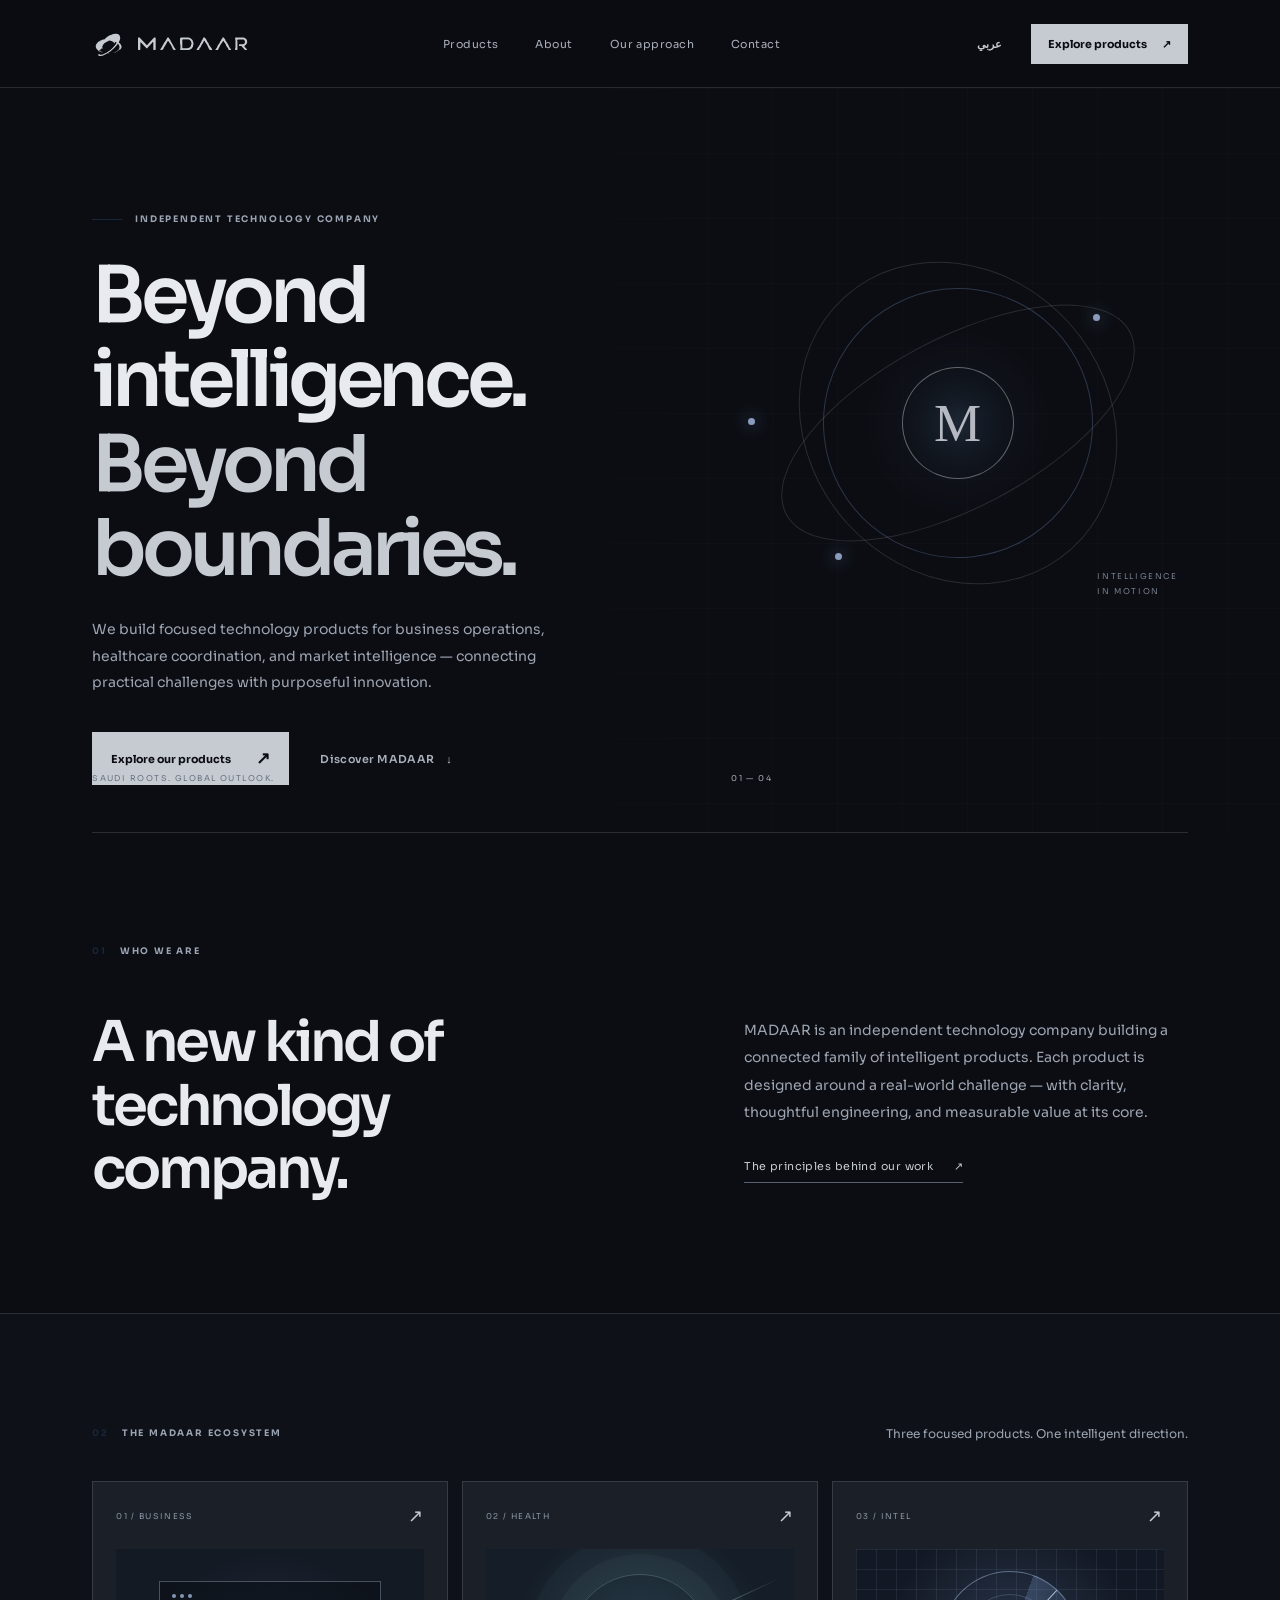
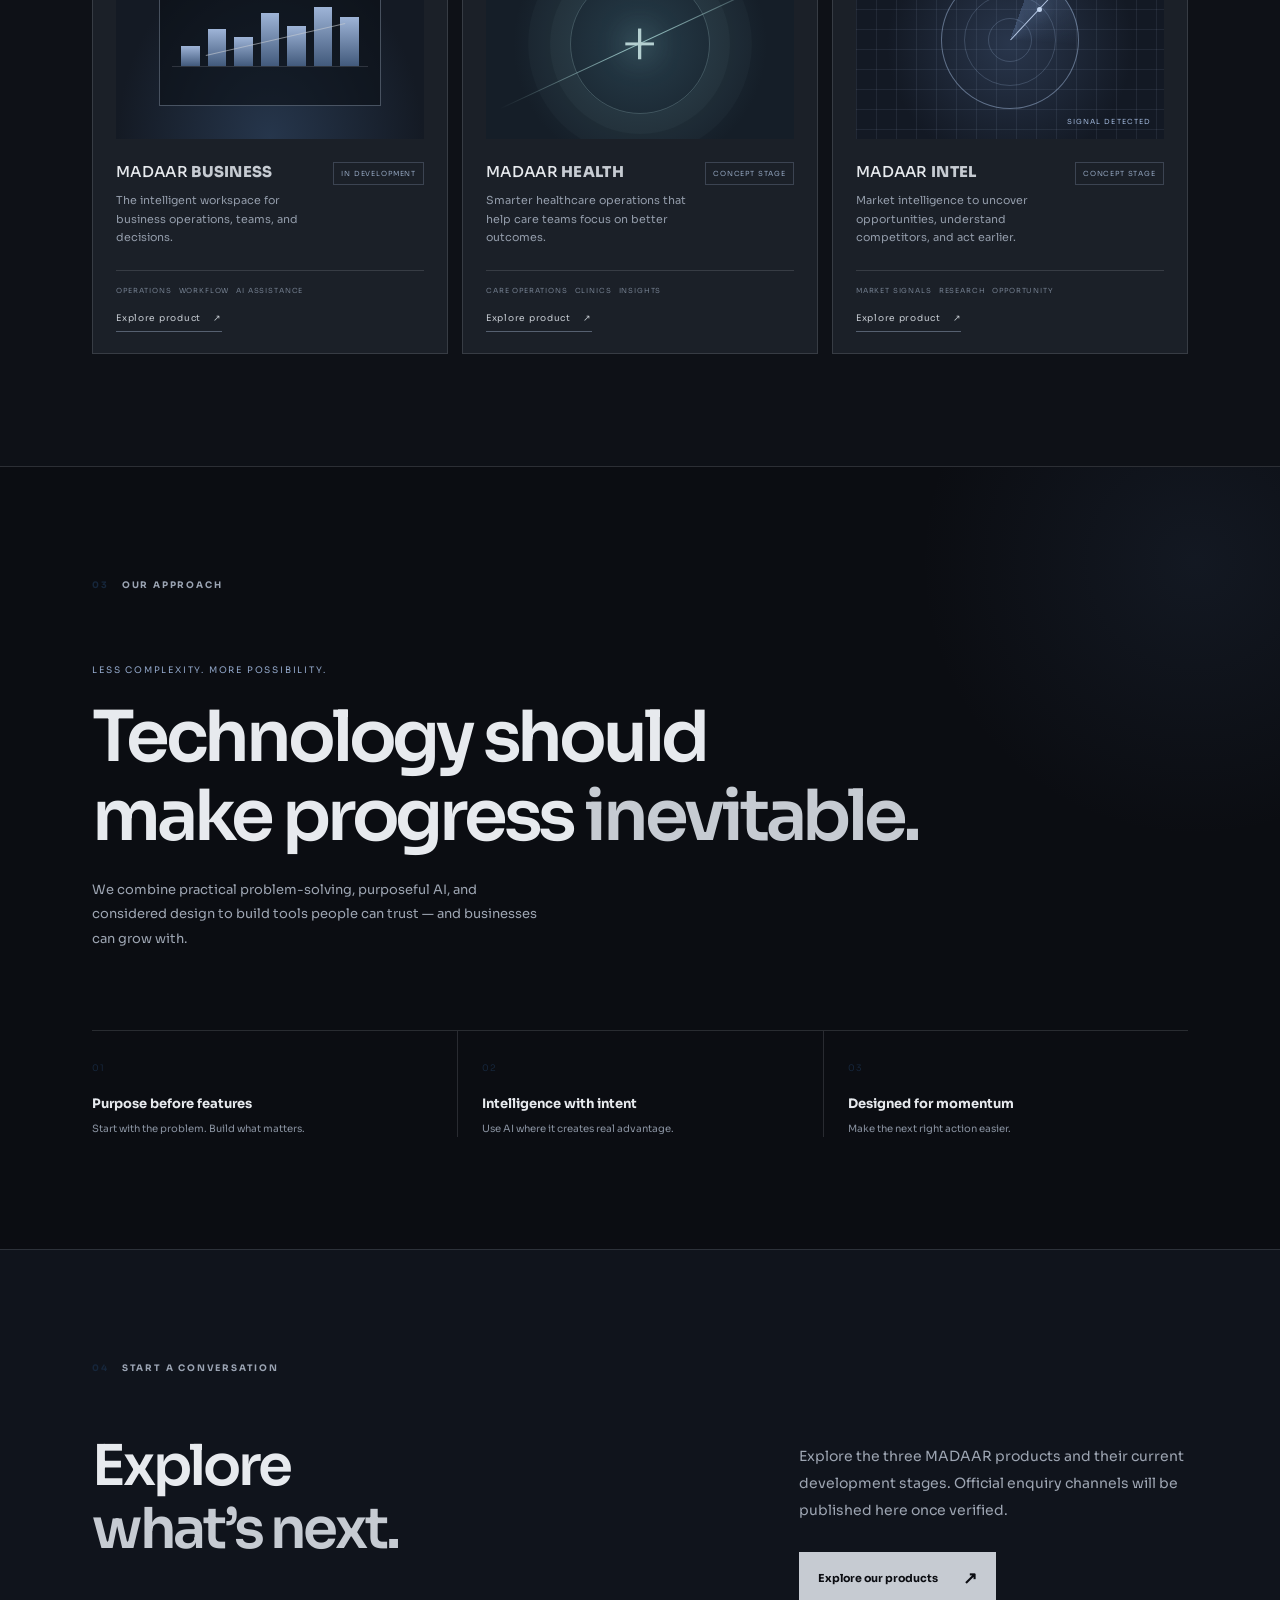
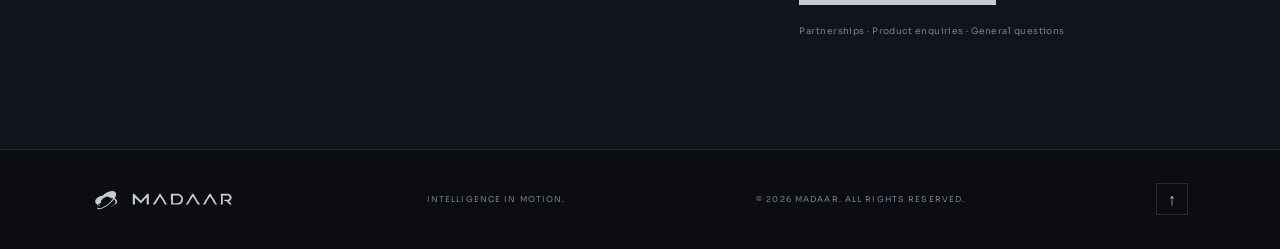
<file: index.html>
<!doctype html>
<html lang="en" dir="ltr">
<head>
  <meta charset="utf-8">
  <meta name="viewport" content="width=device-width, initial-scale=1">
  <meta name="theme-color" content="#0b0d12">
  <meta name="color-scheme" content="dark">
  <link rel="icon" type="image/svg+xml" href="favicon.svg">
  <meta name="description" content="MADAAR is an independent technology company developing focused products for business operations, healthcare coordination, and market intelligence.">
  <link rel="canonical" href="https://sultanalialdosari-sys.github.io/MADAAR-WEBSITE/">
  <meta property="og:type" content="website">
  <meta property="og:site_name" content="MADAAR">
  <meta property="og:title" content="MADAAR — Beyond Intelligence. Beyond Boundaries.">
  <meta property="og:description" content="An independent technology company developing focused products for business, healthcare, and market intelligence.">
  <meta property="og:url" content="https://sultanalialdosari-sys.github.io/MADAAR-WEBSITE/">
  <meta property="og:image" content="https://sultanalialdosari-sys.github.io/MADAAR-WEBSITE/social-preview.svg">
  <meta property="og:image:type" content="image/svg+xml">
  <meta property="og:image:alt" content="MADAAR — Beyond Intelligence. Beyond Boundaries.">
  <meta property="og:image:width" content="1200">
  <meta property="og:image:height" content="630">
  <meta name="twitter:card" content="summary_large_image">
  <meta name="twitter:title" content="MADAAR — Beyond Intelligence. Beyond Boundaries.">
  <meta name="twitter:description" content="An independent technology company developing focused products for business, healthcare, and market intelligence.">
  <meta name="twitter:image" content="https://sultanalialdosari-sys.github.io/MADAAR-WEBSITE/social-preview.svg">
  <meta name="twitter:image:alt" content="MADAAR — Beyond Intelligence. Beyond Boundaries.">
  <title>MADAAR — Beyond Intelligence. Beyond Boundaries.</title>
  <meta name="author" content="MADAAR">
  <link rel="preconnect" href="https://fonts.googleapis.com">
  <link rel="preconnect" href="https://fonts.gstatic.com" crossorigin>
  <link href="https://fonts.googleapis.com/css2?family=IBM+Plex+Sans+Arabic:wght@400;500;600;700&family=Sora:wght@400;500;600;700;800&display=swap" rel="stylesheet">
  <link rel="stylesheet" href="styles.css">
</head>
<body>
  <script type="application/ld+json">{"@context":"https://schema.org","@type":"Organization","name":"MADAAR","url":"https://sultanalialdosari-sys.github.io/MADAAR-WEBSITE/","description":"An independent technology company developing focused products for business operations, healthcare coordination, and market intelligence.","slogan":"Beyond Intelligence. Beyond Boundaries."}</script>
  <div class="site-shell">
    <header class="nav-wrap">
      <a class="brand" href="#home" aria-label="MADAAR home"><span class="brand-lockup"><img class="brand-symbol" src="assets/madaar-symbol.svg" alt="" aria-hidden="true"><img class="brand-wordmark" src="assets/madaar-wordmark.svg" alt="MADAAR"></span></a>
      <nav class="main-nav" aria-label="Main navigation" data-i18n-aria="mainNavLabel">
        <a href="#products" data-i18n="navProducts">Products</a>
        <a href="#about" data-i18n="navAbout">About</a>
        <a href="#approach" data-i18n="navApproach">Our approach</a>
        <a href="#contact" data-i18n="navContact">Contact</a>
      </nav>
      <div class="nav-actions">
        <button class="lang-toggle" id="languageToggle" type="button" aria-label="Switch language">عربي</button>
        <a class="nav-cta" href="#contact" data-i18n="navCta">Explore products <span>↗</span></a>
        <button class="menu-toggle" id="menuToggle" aria-label="Open menu" data-i18n-aria="openMenu" aria-expanded="false">☰</button>
      </div>
    </header>

    <main>
      <section class="hero" id="home">
        <div class="hero-grid"></div>
        <div class="hero-content">
          <div class="eyebrow"><span class="eyebrow-line"></span><span data-i18n="eyebrow">INDEPENDENT TECHNOLOGY COMPANY</span></div>
          <h1 data-i18n="heroTitle">Beyond intelligence.<br><em>Beyond boundaries.</em></h1>
          <p class="hero-copy" data-i18n="heroCopy">We build focused technology products for business operations, healthcare coordination, and market intelligence — connecting practical challenges with purposeful innovation.</p>
          <div class="hero-actions">
            <a class="button button-primary" href="#products" data-i18n="exploreProducts">Explore our products <span>↗</span></a>
            <a class="text-link" href="#about" data-i18n="discoverMadaar">Discover MADAAR <span>↓</span></a>
          </div>
          <div class="hero-foot"><span data-i18n="heroFoot">SAUDI ROOTS. GLOBAL OUTLOOK.</span><span class="hero-index">01 — 04</span></div>
        </div>
        <div class="orbital-art" aria-hidden="true">
          <div class="orbit orbit-one"></div><div class="orbit orbit-two"></div><div class="orbit orbit-three"></div>
          <div class="orbit-core"><span>M</span></div><i class="orbit-dot dot-one"></i><i class="orbit-dot dot-two"></i><i class="orbit-dot dot-three"></i>
          <div class="orbit-caption" data-i18n="orbitCaption">INTELLIGENCE<br>IN MOTION</div>
        </div>
        <div class="hero-bottom-rule"></div>
      </section>

      <section class="intro section-pad" id="about">
        <div class="section-kicker"><span>01</span><span data-i18n="whoWeAre">WHO WE ARE</span></div>
        <div class="intro-layout">
          <h2 data-i18n="introTitle">A new kind of<br>technology company.</h2>
          <div class="intro-text"><p data-i18n="introCopy">MADAAR is an independent technology company building a connected family of intelligent products. Each product is designed around a real-world challenge — with clarity, thoughtful engineering, and measurable value at its core.</p><a href="#approach" class="under-link" data-i18n="ourPrinciples">The principles behind our work <span>↗</span></a></div>
        </div>
      </section>

      <section class="products section-pad" id="products">
        <div class="section-heading">
          <div class="section-kicker"><span>02</span><span data-i18n="ecosystem">THE MADAAR ECOSYSTEM</span></div>
          <p data-i18n="productsIntro">Three focused products. One intelligent direction.</p>
        </div>
        <div class="product-list">
          <article class="product-card business-card">
            <div class="product-top"><span class="product-number">01 / BUSINESS</span><span class="product-symbol">↗</span></div>
            <div class="product-visual visual-business"><div class="visual-window"><div class="visual-window-top"><i></i><i></i><i></i></div><div class="visual-bars"><b></b><b></b><b></b><b></b><b></b><b></b><b></b></div><div class="visual-line"></div></div></div>
            <div class="product-info"><div><h3>MADAAR <strong>BUSINESS</strong></h3><p data-i18n="businessDesc">The intelligent workspace for business operations, teams, and decisions.</p></div><span class="product-status" data-i18n="inDevelopment">IN DEVELOPMENT</span></div>
            <div class="product-tags"><span data-i18n="tagOperations">OPERATIONS</span><span data-i18n="tagWorkflow">WORKFLOW</span><span data-i18n="tagAI">AI ASSISTANCE</span></div>
            <a class="product-link" href="business/" data-i18n="productExplore">Explore product <span>↗</span></a>
          </article>
          <article class="product-card health-card">
            <div class="product-top"><span class="product-number">02 / HEALTH</span><span class="product-symbol">↗</span></div>
            <div class="product-visual visual-health"><div class="health-cross">+</div><div class="health-rings"></div><div class="health-pulse"></div></div>
            <div class="product-info"><div><h3>MADAAR <strong>HEALTH</strong></h3><p data-i18n="healthDesc">Smarter healthcare operations that help care teams focus on better outcomes.</p></div><span class="product-status" data-i18n="conceptStage">CONCEPT STAGE</span></div>
            <div class="product-tags"><span data-i18n="tagCare">CARE OPERATIONS</span><span data-i18n="tagClinics">CLINICS</span><span data-i18n="tagInsights">INSIGHTS</span></div>
            <a class="product-link" href="health/" data-i18n="productExplore">Explore product <span>↗</span></a>
          </article>
          <article class="product-card intel-card">
            <div class="product-top"><span class="product-number">03 / INTEL</span><span class="product-symbol">↗</span></div>
            <div class="product-visual visual-intel"><div class="intel-grid"></div><div class="intel-radar"><i></i><b></b></div><span class="radar-label" data-i18n="signalDetected">SIGNAL DETECTED</span></div>
            <div class="product-info"><div><h3>MADAAR <strong>INTEL</strong></h3><p data-i18n="intelDesc">Market intelligence to uncover opportunities, understand competitors, and act earlier.</p></div><span class="product-status" data-i18n="conceptStage">CONCEPT STAGE</span></div>
            <div class="product-tags"><span data-i18n="tagSignals">MARKET SIGNALS</span><span data-i18n="tagResearch">RESEARCH</span><span data-i18n="tagOpportunity">OPPORTUNITY</span></div>
            <a class="product-link" href="intel/" data-i18n="productExplore">Explore product <span>↗</span></a>
          </article>
        </div>
      </section>

      <section class="manifesto section-pad" id="approach">
        <div class="manifesto-glow"></div>
        <div class="section-kicker"><span>03</span><span data-i18n="ourApproach">OUR APPROACH</span></div>
        <div class="manifesto-content"><p class="manifesto-label" data-i18n="manifestoLabel">LESS COMPLEXITY. MORE POSSIBILITY.</p><h2 data-i18n="manifestoTitle">Technology should<br>make progress <em>inevitable.</em></h2><p class="manifesto-copy" data-i18n="manifestoCopy">We combine practical problem-solving, purposeful AI, and considered design to build tools people can trust — and businesses can grow with.</p></div>
        <div class="principles"><div><span>01</span><h4 data-i18n="principleOne">Purpose before features</h4><p data-i18n="principleOneCopy">Start with the problem. Build what matters.</p></div><div><span>02</span><h4 data-i18n="principleTwo">Intelligence with intent</h4><p data-i18n="principleTwoCopy">Use AI where it creates real advantage.</p></div><div><span>03</span><h4 data-i18n="principleThree">Designed for momentum</h4><p data-i18n="principleThreeCopy">Make the next right action easier.</p></div></div>
      </section>

      <section class="contact section-pad" id="contact">
        <div class="section-kicker"><span>04</span><span data-i18n="startConversation">START A CONVERSATION</span></div>
        <div class="contact-layout"><h2 data-i18n="contactTitle">Explore<br><em>what’s next.</em></h2><div class="contact-side"><p data-i18n="contactCopy">Explore the three MADAAR products and their current development stages. Official enquiry channels will be published here once verified.</p><a class="button button-primary" href="#products" data-i18n="contactButton">Explore our products <span>↗</span></a><span class="contact-note" data-i18n="contactNote">Partnerships · Product enquiries · General questions</span></div></div>
      </section>
    </main>

    <footer class="footer"><a class="brand footer-brand" href="#home"><span class="brand-lockup"><img class="brand-symbol" src="assets/madaar-symbol.svg" alt="" aria-hidden="true"><img class="brand-wordmark" src="assets/madaar-wordmark.svg" alt="MADAAR"></span></a><span class="footer-line" data-i18n="footerLine">INTELLIGENCE IN MOTION.</span><span class="copyright">© <span id="year"></span> MADAAR. <span data-i18n="rights">ALL RIGHTS RESERVED.</span></span><a class="back-top" href="#home" aria-label="Back to top">↑</a></footer>
  </div>
  <script src="script.js"></script>
</body>
</html>
</file>
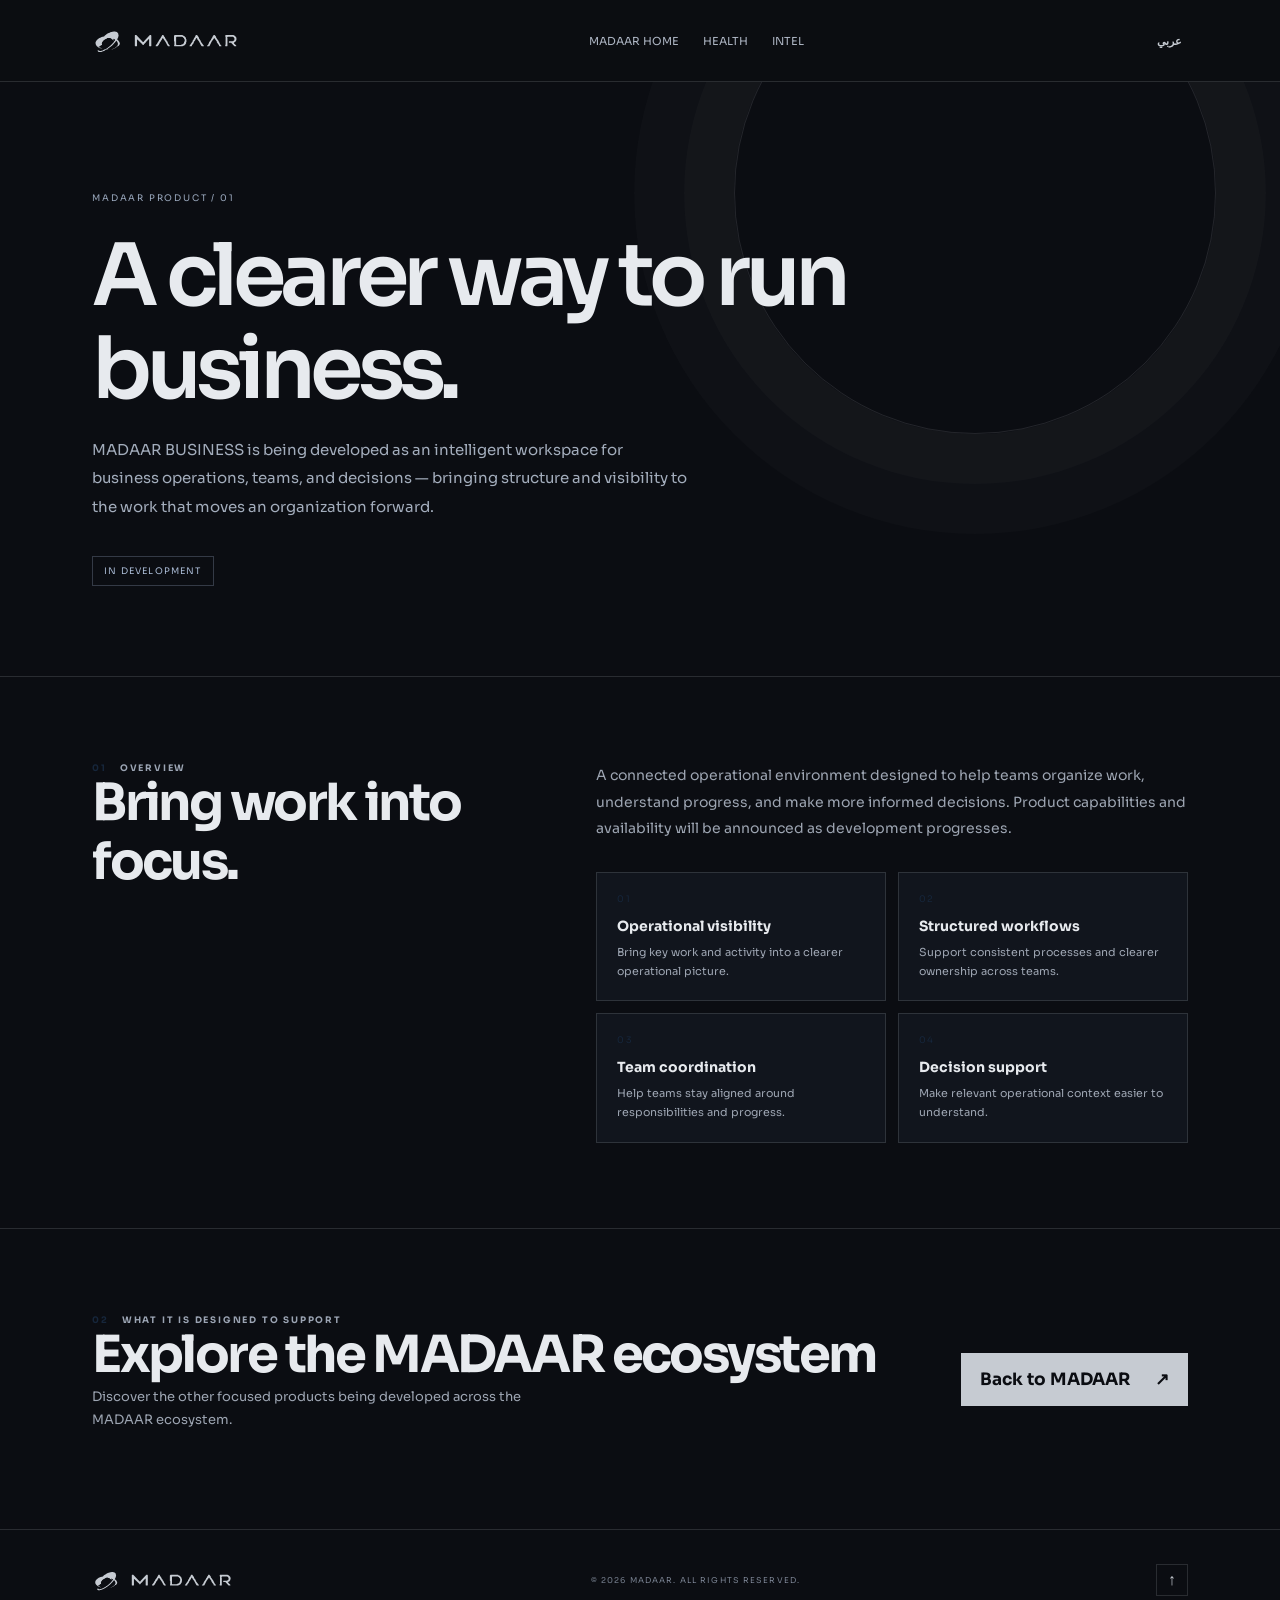
<file: business/index.html>
<!doctype html><html lang="en" dir="ltr"><head><meta charset="utf-8"><meta name="viewport" content="width=device-width,initial-scale=1"><meta name="theme-color" content="#0b0d12"><meta name="color-scheme" content="dark"><meta name="description" content="MADAAR BUSINESS is in development, exploring clearer ways to organize business operations, team workflows, and decision-making."><link rel="icon" type="image/svg+xml" href="../favicon.svg"><link rel="canonical" href="https://sultanalialdosari-sys.github.io/MADAAR-WEBSITE/business/"><meta property="og:type" content="website"><meta property="og:site_name" content="MADAAR"><meta property="og:title" content="MADAAR BUSINESS — MADAAR"><meta property="og:description" content="MADAAR BUSINESS is in development, exploring clearer ways to organize business operations, team workflows, and decision-making."><meta property="og:url" content="https://sultanalialdosari-sys.github.io/MADAAR-WEBSITE/business/"><meta property="og:image" content="https://sultanalialdosari-sys.github.io/MADAAR-WEBSITE/social-preview.svg">
  <meta property="og:image:type" content="image/svg+xml"><meta property="og:image:width" content="1200"><meta property="og:image:height" content="630">
  <meta property="og:image:alt" content="MADAAR — Beyond Intelligence. Beyond Boundaries."><meta name="twitter:card" content="summary_large_image"><meta name="twitter:title" content="MADAAR BUSINESS — MADAAR"><meta name="twitter:description" content="MADAAR BUSINESS is in development, exploring clearer ways to organize business operations, team workflows, and decision-making."><meta name="twitter:image" content="https://sultanalialdosari-sys.github.io/MADAAR-WEBSITE/social-preview.svg">
  <meta name="twitter:image:alt" content="MADAAR — Beyond Intelligence. Beyond Boundaries."><title>MADAAR BUSINESS — MADAAR</title><link rel="preconnect" href="https://fonts.googleapis.com"><link rel="preconnect" href="https://fonts.gstatic.com" crossorigin><link href="https://fonts.googleapis.com/css2?family=IBM+Plex+Sans+Arabic:wght@400;500;600;700&family=Sora:wght@400;500;600;700;800&display=swap" rel="stylesheet"><link rel="stylesheet" href="../styles.css"><link rel="stylesheet" href="../product-pages.css"></head><body class="product-page" data-product="business"><header class="product-nav" role="banner"><a class="brand" href="../"><span class="brand-lockup"><img class="brand-symbol" src="../assets/madaar-symbol.svg" alt="" aria-hidden="true"><img class="brand-wordmark" src="../assets/madaar-wordmark.svg" alt="MADAAR"></span></a><nav class="nav-links" aria-label="MADAAR product navigation"><a href="../#products" data-t="back">MADAAR HOME</a><a href="../health/" >HEALTH</a><a href="../intel/">INTEL</a></nav><button class="lang-toggle" id="productLanguage" type="button" aria-label="Switch to Arabic">عربي</button></header><main><section class="product-hero"><div class="product-eyebrow" data-t="eyebrow">MADAAR PRODUCT / 01</div><h1 data-t="title">A clearer way to run business.</h1><p data-t="copy">MADAAR BUSINESS is being developed as an intelligent workspace for business operations, teams, and decisions.</p><span class="stage-note" data-t="stage">IN DEVELOPMENT</span></section><section class="product-detail"><div><div class="section-kicker"><span>01</span><span data-t="overview">OVERVIEW</span></div><h2 data-t="section">Bring work into focus.</h2></div><div><p data-t="body">A connected operational environment designed to help teams organize work, understand progress, and make more informed decisions.</p><div class="detail-points"><article class="detail-point"><span>01</span><h3 data-t="p1">Operational visibility</h3><p data-t="d1">Bring key work and activity into a clearer operational picture.</p></article><article class="detail-point"><span>02</span><h3 data-t="p2">Structured workflows</h3><p data-t="d2">Support consistent processes and clearer ownership across teams.</p></article><article class="detail-point"><span>03</span><h3 data-t="p3">Team coordination</h3><p data-t="d3">Help teams stay aligned around responsibilities and progress.</p></article><article class="detail-point"><span>04</span><h3 data-t="p4">Decision support</h3><p data-t="d4">Make relevant operational context easier to understand.</p></article></div></div></section><section class="product-next"><div><div class="section-kicker"><span>02</span><span data-t="capabilities">WHAT IT IS DESIGNED TO SUPPORT</span></div><h2 data-t="next">Explore the MADAAR ecosystem</h2><p data-t="nextCopy">Discover the other focused products being developed across the MADAAR ecosystem.</p></div><a class="button button-primary" href="../#products"><span data-t="home">Back to MADAAR</span><span>↗</span></a></section></main><footer class="footer" role="contentinfo"><a class="brand footer-brand" href="../"><span class="brand-lockup"><img class="brand-symbol" src="../assets/madaar-symbol.svg" alt="" aria-hidden="true"><img class="brand-wordmark" src="../assets/madaar-wordmark.svg" alt="MADAAR"></span></a><span class="copyright" data-t="copyright">© 2026 MADAAR. ALL RIGHTS RESERVED.</span><a class="back-top" href="#" aria-label="Back to top">↑</a></footer><script src="../product-pages.js"></script></body></html>
</file>
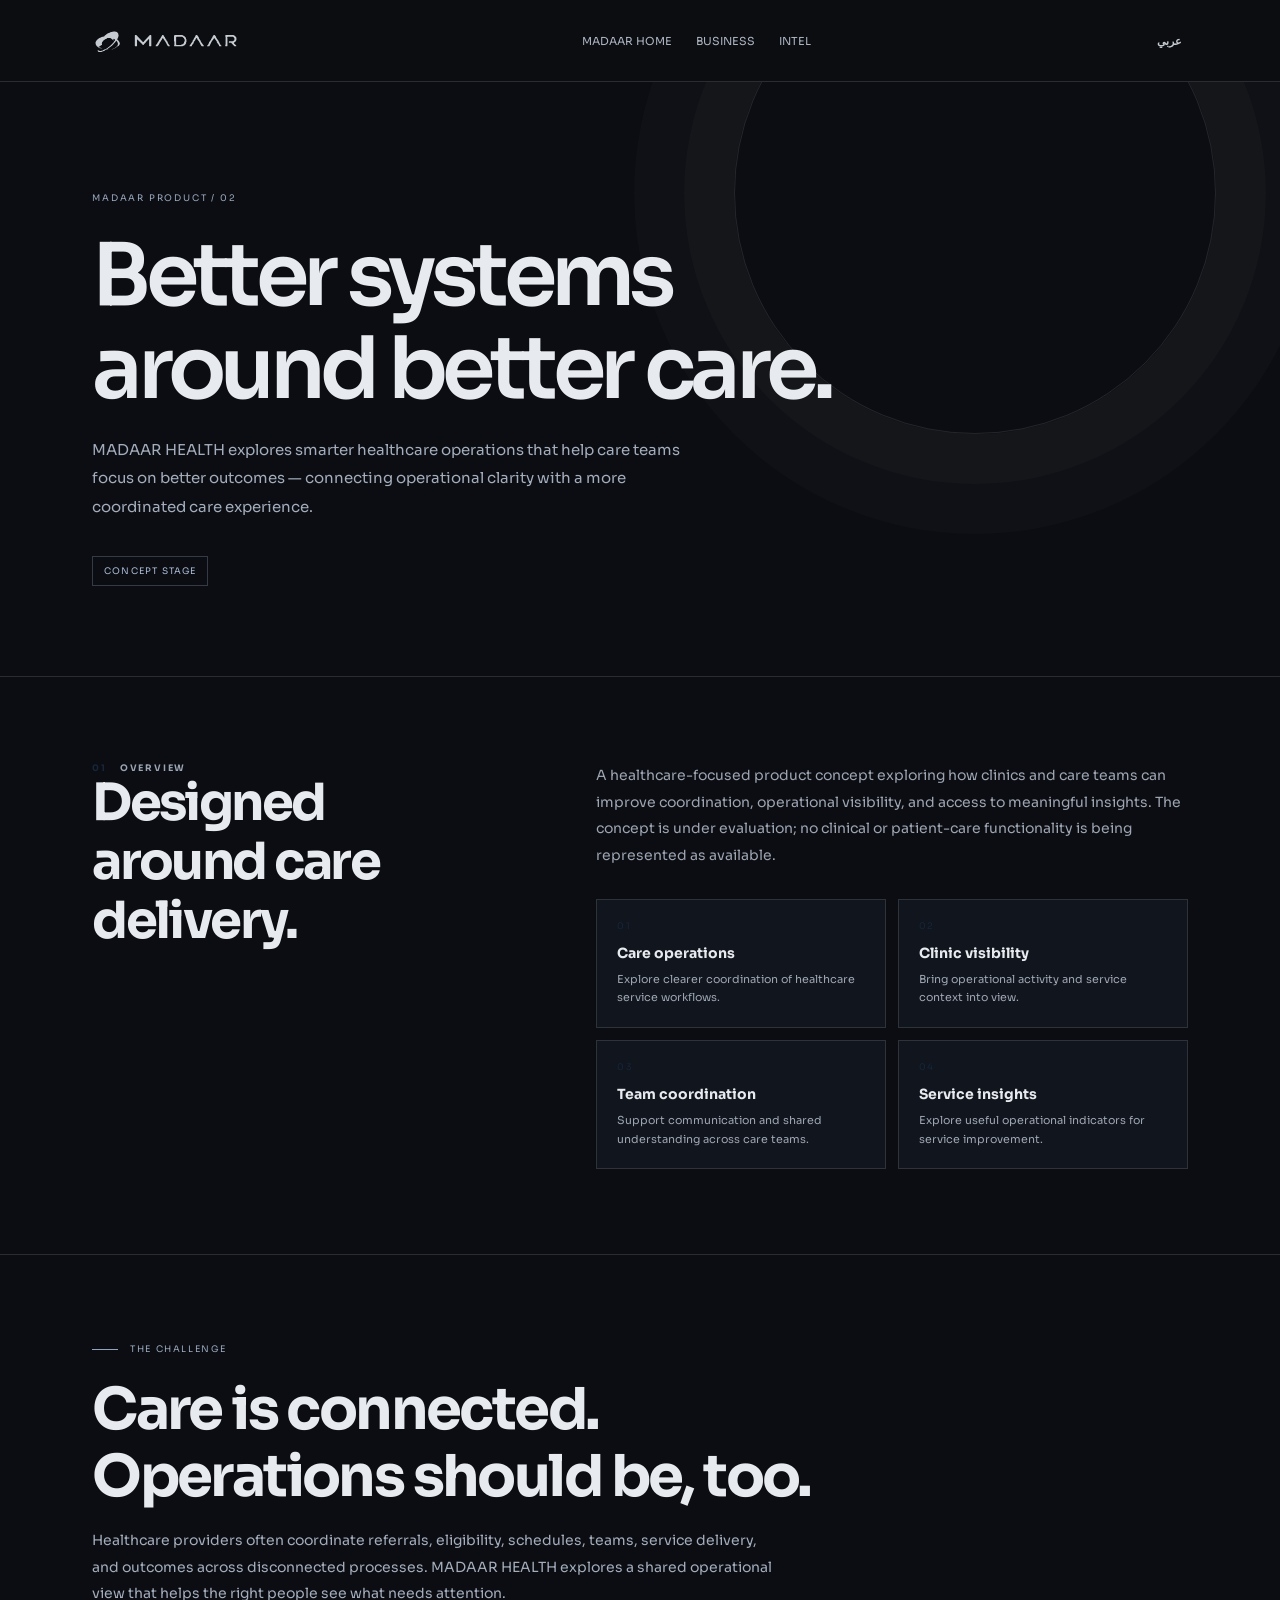
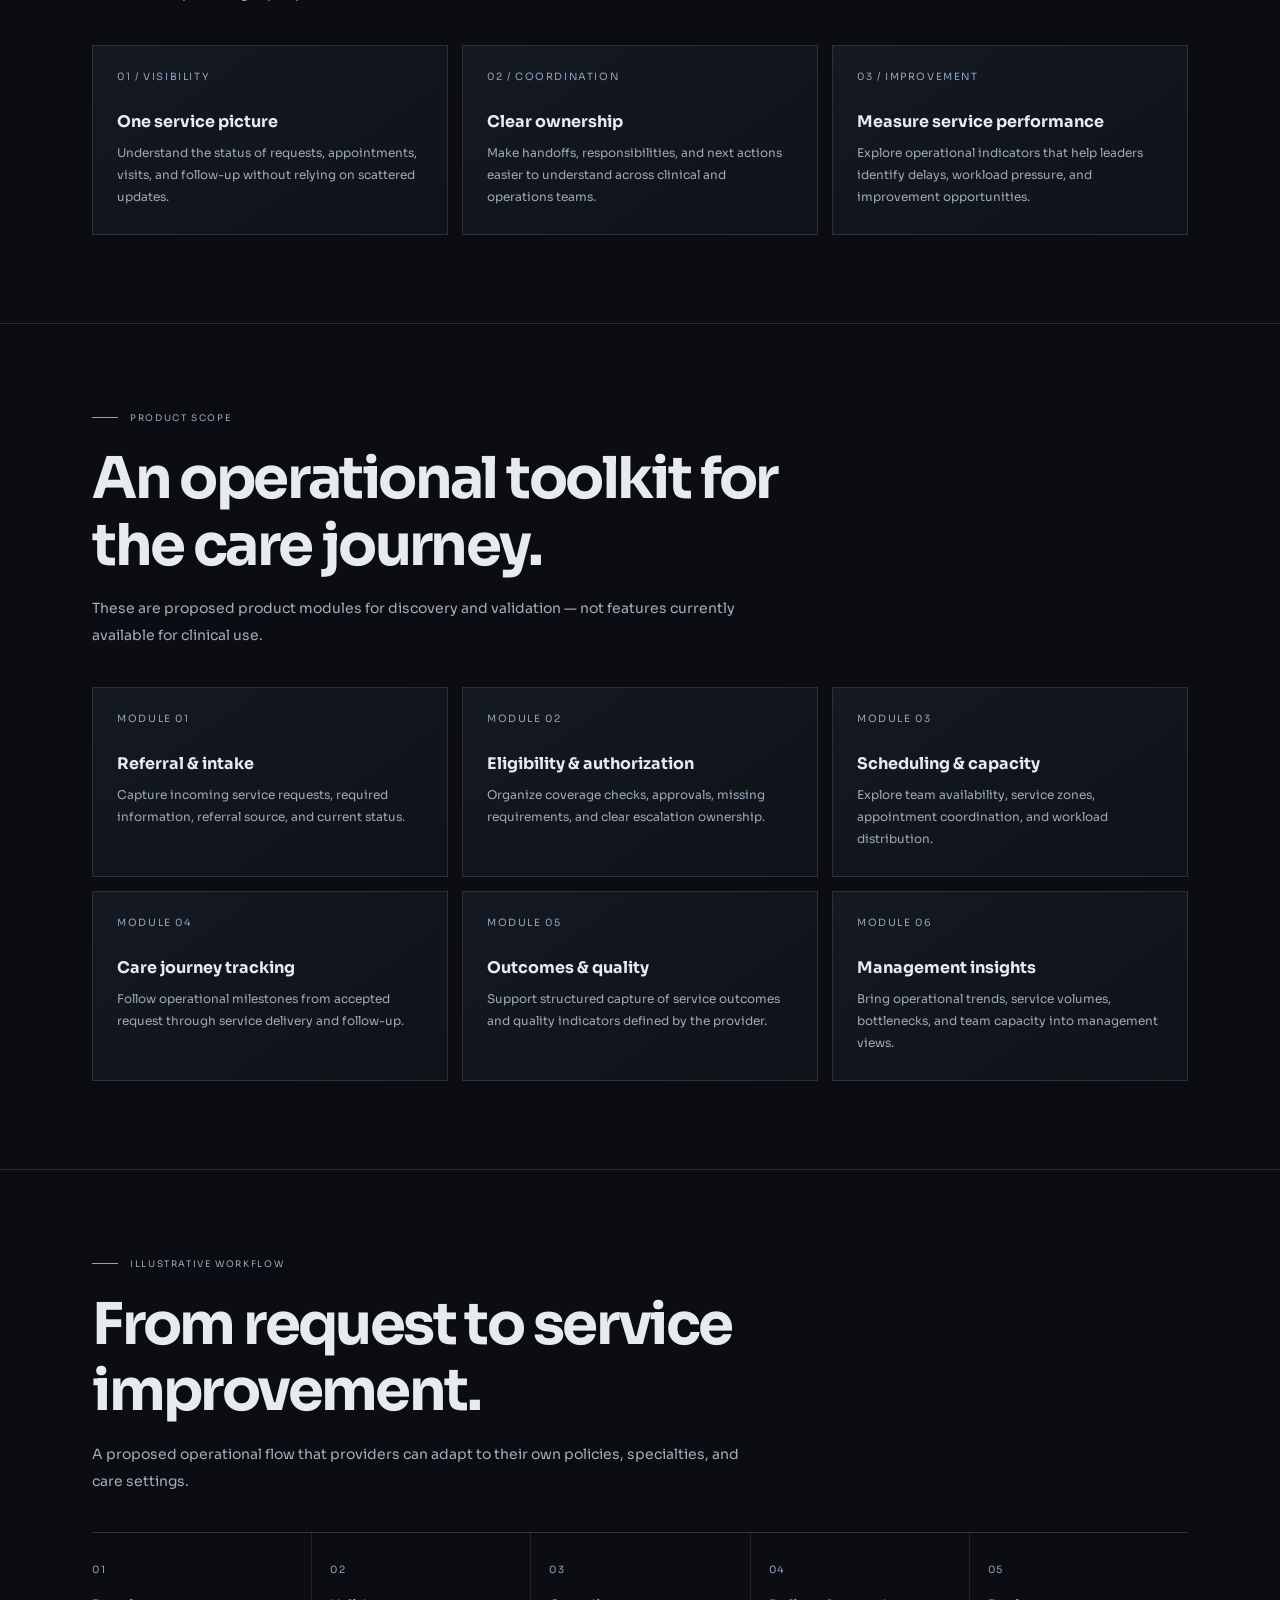
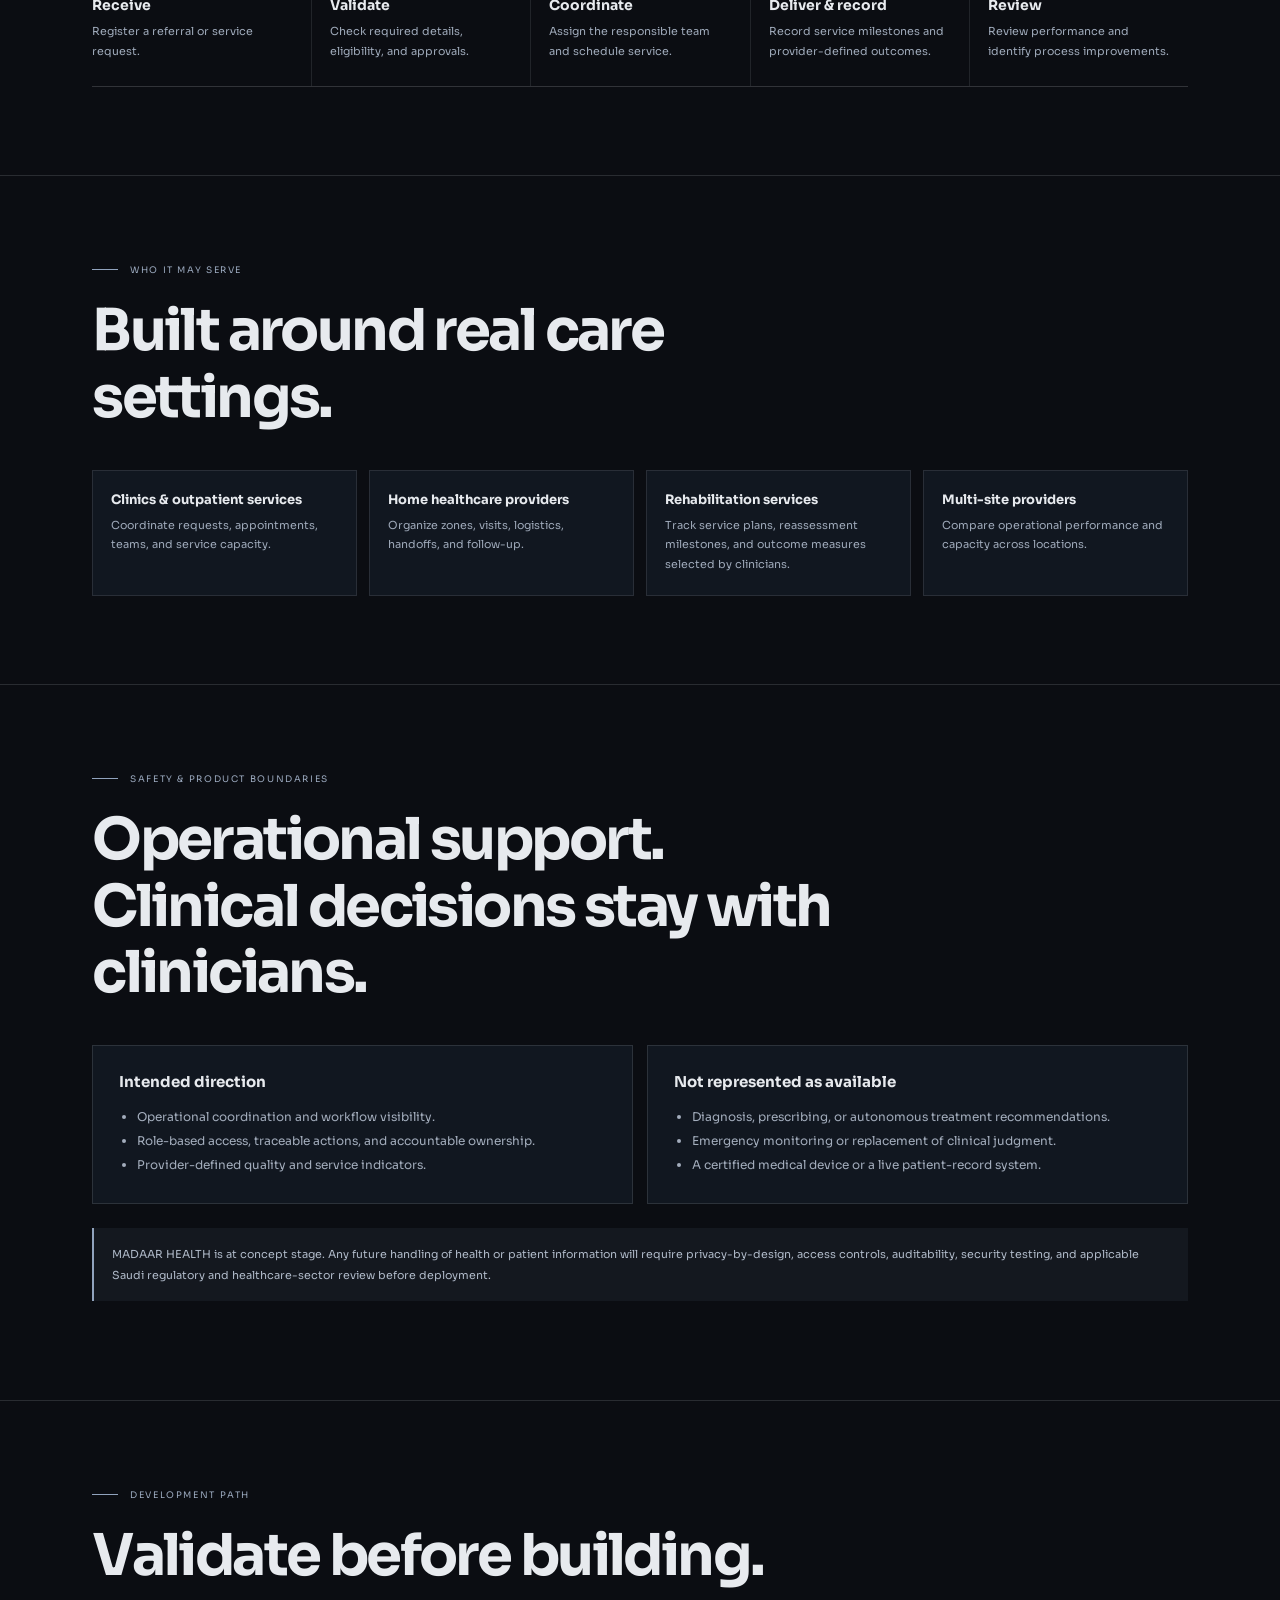
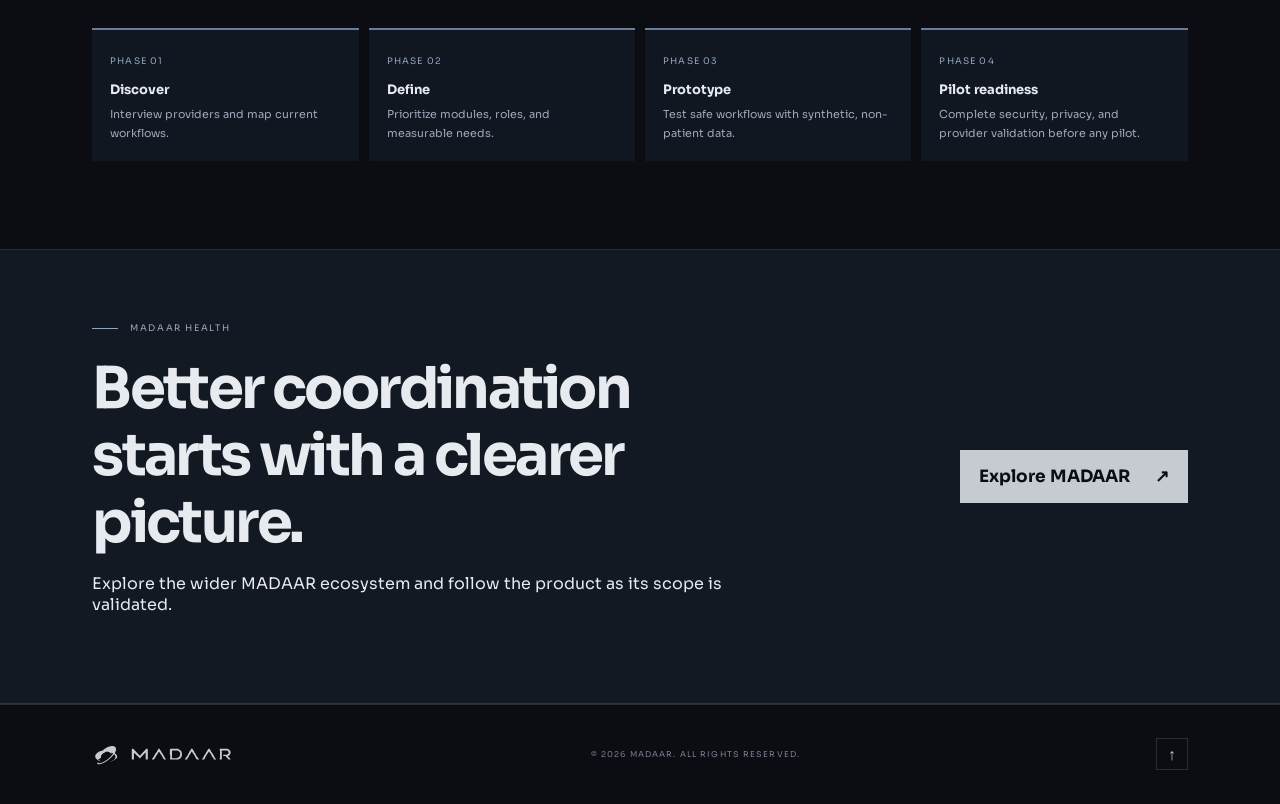
<file: health/index.html>
<!doctype html>
<html lang="en" dir="ltr">
<head>
  <meta charset="utf-8"><meta name="viewport" content="width=device-width,initial-scale=1">
  <meta name="theme-color" content="#0b0d12"><meta name="color-scheme" content="dark">
  <meta name="description" content="MADAAR HEALTH is a healthcare operations concept for coordinated clinics, rehabilitation, home healthcare, and care teams.">
  <link rel="icon" type="image/svg+xml" href="../favicon.svg">
  <link rel="canonical" href="https://sultanalialdosari-sys.github.io/MADAAR-WEBSITE/health/">
  <meta property="og:type" content="website"><meta property="og:site_name" content="MADAAR">
  <meta property="og:title" content="MADAAR HEALTH — Coordinated healthcare operations">
  <meta property="og:description" content="A clearer operational layer for clinics, rehabilitation, home healthcare, and care teams.">
  <meta property="og:url" content="https://sultanalialdosari-sys.github.io/MADAAR-WEBSITE/health/">
  <meta property="og:image" content="https://sultanalialdosari-sys.github.io/MADAAR-WEBSITE/social-preview.svg">
  <meta name="twitter:card" content="summary_large_image"><meta name="twitter:title" content="MADAAR HEALTH — MADAAR">
  <meta name="twitter:description" content="A clearer operational layer for coordinated healthcare services.">
  <meta name="twitter:image" content="https://sultanalialdosari-sys.github.io/MADAAR-WEBSITE/social-preview.svg">
  <title>MADAAR HEALTH — MADAAR</title>
  <link rel="preconnect" href="https://fonts.googleapis.com"><link rel="preconnect" href="https://fonts.gstatic.com" crossorigin>
  <link href="https://fonts.googleapis.com/css2?family=IBM+Plex+Sans+Arabic:wght@400;500;600;700&family=Sora:wght@400;500;600;700;800&display=swap" rel="stylesheet">
  <link rel="stylesheet" href="../styles.css"><link rel="stylesheet" href="../product-pages.css"><link rel="stylesheet" href="../product-expansion.css">
</head>
<body class="product-page" data-product="health">
<header class="product-nav" role="banner">
  <a class="brand" href="../" aria-label="MADAAR home"><span class="brand-lockup"><img class="brand-symbol" src="../assets/madaar-symbol.svg" alt="" aria-hidden="true"><img class="brand-wordmark" src="../assets/madaar-wordmark.svg" alt="MADAAR"></span></a>
  <nav class="nav-links" aria-label="MADAAR product navigation"><a href="../#products" data-t="back">MADAAR HOME</a><a href="../business/">BUSINESS</a><a href="../intel/">INTEL</a></nav>
  <button class="lang-toggle" id="productLanguage" type="button" aria-label="Switch to Arabic">عربي</button>
</header>
<main id="main-content">
  <section class="product-hero">
    <div class="product-eyebrow" data-t="eyebrow">MADAAR PRODUCT / 02</div>
    <h1 data-t="title">Better systems around better care.</h1>
    <p data-t="copy">MADAAR HEALTH explores smarter healthcare operations that help care teams focus on better outcomes.</p>
    <span class="stage-note" data-t="stage">CONCEPT STAGE</span>
  </section>
  <section class="product-detail">
    <div><div class="section-kicker"><span>01</span><span data-t="overview">OVERVIEW</span></div><h2 data-t="section">Designed around care delivery.</h2></div>
    <div><p data-t="body">A healthcare-focused product concept exploring how clinics and care teams can improve coordination, operational visibility, and access to meaningful insights. No clinical or patient-care functionality is represented as available.</p>
      <div class="detail-points">
        <article class="detail-point"><span>01</span><h3 data-t="p1">Care operations</h3><p data-t="d1">Explore clearer coordination of healthcare service workflows.</p></article>
        <article class="detail-point"><span>02</span><h3 data-t="p2">Clinic visibility</h3><p data-t="d2">Bring operational activity and service context into view.</p></article>
        <article class="detail-point"><span>03</span><h3 data-t="p3">Team coordination</h3><p data-t="d3">Support communication and shared understanding across care teams.</p></article>
        <article class="detail-point"><span>04</span><h3 data-t="p4">Service insights</h3><p data-t="d4">Explore useful operational indicators for service improvement.</p></article>
      </div>
    </div>
  </section>

  <section class="product-expansion" aria-labelledby="health-problem">
    <div class="expansion-heading"><div class="expansion-kicker" data-en="THE CHALLENGE" data-ar="التحدي">THE CHALLENGE</div>
      <h2 id="health-problem" data-en="Care is connected. Operations should be, too." data-ar="الرعاية مترابطة، ويجب أن تكون عملياتها كذلك.">Care is connected. Operations should be, too.</h2>
      <p data-en="Healthcare providers often coordinate referrals, eligibility, schedules, teams, service delivery, and outcomes across disconnected processes. MADAAR HEALTH explores a shared operational view that helps the right people see what needs attention." data-ar="تنسّق الجهات الصحية الإحالات والأهلية والمواعيد والفرق وتقديم الخدمة والنتائج عبر إجراءات متفرقة. يستكشف مدار HEALTH رؤية تشغيلية مشتركة تساعد الأشخاص المعنيين على معرفة ما يحتاج إلى متابعة.">Healthcare providers often coordinate referrals, eligibility, schedules, teams, service delivery, and outcomes across disconnected processes. MADAAR HEALTH explores a shared operational view that helps the right people see what needs attention.</p>
    </div>
    <div class="expansion-grid">
      <article class="expansion-card"><span class="card-index">01 / VISIBILITY</span><h3 data-en="One service picture" data-ar="صورة موحدة للخدمة">One service picture</h3><p data-en="Understand the status of requests, appointments, visits, and follow-up without relying on scattered updates." data-ar="فهم حالة الطلبات والمواعيد والزيارات والمتابعة دون الاعتماد على تحديثات متفرقة.">Understand the status of requests, appointments, visits, and follow-up without relying on scattered updates.</p></article>
      <article class="expansion-card"><span class="card-index">02 / COORDINATION</span><h3 data-en="Clear ownership" data-ar="مسؤوليات واضحة">Clear ownership</h3><p data-en="Make handoffs, responsibilities, and next actions easier to understand across clinical and operations teams." data-ar="توضيح عمليات التسليم والمسؤوليات والخطوات التالية بين الفرق السريرية والتشغيلية.">Make handoffs, responsibilities, and next actions easier to understand across clinical and operations teams.</p></article>
      <article class="expansion-card"><span class="card-index">03 / IMPROVEMENT</span><h3 data-en="Measure service performance" data-ar="قياس أداء الخدمة">Measure service performance</h3><p data-en="Explore operational indicators that help leaders identify delays, workload pressure, and improvement opportunities." data-ar="استكشاف مؤشرات تشغيلية تساعد القيادات على تحديد التأخير وضغط العمل وفرص التحسين.">Explore operational indicators that help leaders identify delays, workload pressure, and improvement opportunities.</p></article>
    </div>
  </section>

  <section class="product-expansion" aria-labelledby="health-capabilities">
    <div class="expansion-heading"><div class="expansion-kicker" data-en="PRODUCT SCOPE" data-ar="نطاق المنتج">PRODUCT SCOPE</div>
      <h2 id="health-capabilities" data-en="An operational toolkit for the care journey." data-ar="مجموعة أدوات تشغيلية لرحلة تقديم الرعاية.">An operational toolkit for the care journey.</h2>
      <p data-en="These are proposed product modules for discovery and validation — not features currently available for clinical use." data-ar="هذه وحدات مقترحة للاستكشاف والتحقق من الحاجة، وليست خصائص متاحة حاليًا للاستخدام السريري.">These are proposed product modules for discovery and validation — not features currently available for clinical use.</p>
    </div>
    <div class="expansion-grid">
      <article class="expansion-card"><span class="card-index">MODULE 01</span><h3 data-en="Referral & intake" data-ar="الإحالات واستقبال الطلبات">Referral & intake</h3><p data-en="Capture incoming service requests, required information, referral source, and current status." data-ar="استقبال طلبات الخدمة والبيانات المطلوبة ومصدر الإحالة وحالتها الحالية.">Capture incoming service requests, required information, referral source, and current status.</p></article>
      <article class="expansion-card"><span class="card-index">MODULE 02</span><h3 data-en="Eligibility & authorization" data-ar="الأهلية والموافقات">Eligibility & authorization</h3><p data-en="Organize coverage checks, approvals, missing requirements, and clear escalation ownership." data-ar="تنظيم التحقق من التغطية والموافقات والمتطلبات الناقصة ومسؤولية التصعيد.">Organize coverage checks, approvals, missing requirements, and clear escalation ownership.</p></article>
      <article class="expansion-card"><span class="card-index">MODULE 03</span><h3 data-en="Scheduling & capacity" data-ar="الجدولة والطاقة الاستيعابية">Scheduling & capacity</h3><p data-en="Explore team availability, service zones, appointment coordination, and workload distribution." data-ar="استكشاف توفر الفرق ومناطق الخدمة وتنسيق المواعيد وتوزيع أعباء العمل.">Explore team availability, service zones, appointment coordination, and workload distribution.</p></article>
      <article class="expansion-card"><span class="card-index">MODULE 04</span><h3 data-en="Care journey tracking" data-ar="متابعة رحلة الرعاية">Care journey tracking</h3><p data-en="Follow operational milestones from accepted request through service delivery and follow-up." data-ar="متابعة المراحل التشغيلية من قبول الطلب حتى تقديم الخدمة والمتابعة.">Follow operational milestones from accepted request through service delivery and follow-up.</p></article>
      <article class="expansion-card"><span class="card-index">MODULE 05</span><h3 data-en="Outcomes & quality" data-ar="النتائج والجودة">Outcomes & quality</h3><p data-en="Support structured capture of service outcomes and quality indicators defined by the provider." data-ar="دعم تسجيل منظم لنتائج الخدمة ومؤشرات الجودة التي تحددها الجهة المقدمة للرعاية.">Support structured capture of service outcomes and quality indicators defined by the provider.</p></article>
      <article class="expansion-card"><span class="card-index">MODULE 06</span><h3 data-en="Management insights" data-ar="رؤى الإدارة">Management insights</h3><p data-en="Bring operational trends, service volumes, bottlenecks, and team capacity into management views." data-ar="عرض اتجاهات التشغيل وحجم الخدمات والعوائق والطاقة الاستيعابية للفرق في لوحات الإدارة.">Bring operational trends, service volumes, bottlenecks, and team capacity into management views.</p></article>
    </div>
  </section>

  <section class="product-expansion" aria-labelledby="health-journey">
    <div class="expansion-heading"><div class="expansion-kicker" data-en="ILLUSTRATIVE WORKFLOW" data-ar="سير عمل توضيحي">ILLUSTRATIVE WORKFLOW</div>
      <h2 id="health-journey" data-en="From request to service improvement." data-ar="من الطلب إلى تحسين الخدمة.">From request to service improvement.</h2>
      <p data-en="A proposed operational flow that providers can adapt to their own policies, specialties, and care settings." data-ar="مسار تشغيلي مقترح يمكن للجهات تكييفه وفق سياساتها وتخصصاتها وبيئات تقديم الرعاية.">A proposed operational flow that providers can adapt to their own policies, specialties, and care settings.</p>
    </div>
    <div class="expansion-steps">
      <article class="expansion-step"><span>01</span><h3 data-en="Receive" data-ar="استقبال">Receive</h3><p data-en="Register a referral or service request." data-ar="تسجيل الإحالة أو طلب الخدمة.">Register a referral or service request.</p></article>
      <article class="expansion-step"><span>02</span><h3 data-en="Validate" data-ar="التحقق">Validate</h3><p data-en="Check required details, eligibility, and approvals." data-ar="التحقق من البيانات والأهلية والموافقات المطلوبة.">Check required details, eligibility, and approvals.</p></article>
      <article class="expansion-step"><span>03</span><h3 data-en="Coordinate" data-ar="التنسيق">Coordinate</h3><p data-en="Assign the responsible team and schedule service." data-ar="تحديد الفريق المسؤول وجدولة الخدمة.">Assign the responsible team and schedule service.</p></article>
      <article class="expansion-step"><span>04</span><h3 data-en="Deliver & record" data-ar="التقديم والتوثيق">Deliver & record</h3><p data-en="Record service milestones and provider-defined outcomes." data-ar="توثيق مراحل الخدمة والنتائج المحددة من الجهة.">Record service milestones and provider-defined outcomes.</p></article>
      <article class="expansion-step"><span>05</span><h3 data-en="Review" data-ar="المراجعة">Review</h3><p data-en="Review performance and identify process improvements." data-ar="مراجعة الأداء وتحديد فرص تطوير الإجراءات.">Review performance and identify process improvements.</p></article>
    </div>
  </section>

  <section class="product-expansion" aria-labelledby="health-users">
    <div class="expansion-heading"><div class="expansion-kicker" data-en="WHO IT MAY SERVE" data-ar="الجهات المستفيدة المحتملة">WHO IT MAY SERVE</div>
      <h2 id="health-users" data-en="Built around real care settings." data-ar="مصمم لبيئات تقديم الرعاية الفعلية.">Built around real care settings.</h2>
    </div>
    <div class="expansion-audience">
      <article><h3 data-en="Clinics & outpatient services" data-ar="العيادات وخدمات العيادات الخارجية">Clinics & outpatient services</h3><p data-en="Coordinate requests, appointments, teams, and service capacity." data-ar="تنسيق الطلبات والمواعيد والفرق والطاقة الاستيعابية للخدمة.">Coordinate requests, appointments, teams, and service capacity.</p></article>
      <article><h3 data-en="Home healthcare providers" data-ar="مقدمو الرعاية الصحية المنزلية">Home healthcare providers</h3><p data-en="Organize zones, visits, logistics, handoffs, and follow-up." data-ar="تنظيم المناطق والزيارات والخدمات اللوجستية وتسليم الحالات والمتابعة.">Organize zones, visits, logistics, handoffs, and follow-up.</p></article>
      <article><h3 data-en="Rehabilitation services" data-ar="خدمات التأهيل">Rehabilitation services</h3><p data-en="Track service plans, reassessment milestones, and outcome measures selected by clinicians." data-ar="متابعة خطط الخدمة ومواعيد إعادة التقييم ومقاييس النتائج التي يختارها المختصون.">Track service plans, reassessment milestones, and outcome measures selected by clinicians.</p></article>
      <article><h3 data-en="Multi-site providers" data-ar="مقدمو الخدمات متعددو الفروع">Multi-site providers</h3><p data-en="Compare operational performance and capacity across locations." data-ar="مقارنة الأداء التشغيلي والطاقة الاستيعابية بين المواقع.">Compare operational performance and capacity across locations.</p></article>
    </div>
  </section>

  <section class="product-expansion" aria-labelledby="health-trust">
    <div class="expansion-heading"><div class="expansion-kicker" data-en="SAFETY & PRODUCT BOUNDARIES" data-ar="السلامة وحدود المنتج">SAFETY & PRODUCT BOUNDARIES</div>
      <h2 id="health-trust" data-en="Operational support. Clinical decisions stay with clinicians." data-ar="دعم تشغيلي، والقرارات السريرية تبقى بيد المختصين.">Operational support. Clinical decisions stay with clinicians.</h2>
    </div>
    <div class="expansion-guardrails">
      <article class="expansion-guardrail"><h3 data-en="Intended direction" data-ar="التوجه المقصود">Intended direction</h3><ul><li data-en="Operational coordination and workflow visibility." data-ar="تنسيق العمليات ووضوح سير العمل.">Operational coordination and workflow visibility.</li><li data-en="Role-based access, traceable actions, and accountable ownership." data-ar="صلاحيات حسب الدور وإجراءات قابلة للتتبع ومسؤوليات واضحة.">Role-based access, traceable actions, and accountable ownership.</li><li data-en="Provider-defined quality and service indicators." data-ar="مؤشرات جودة وخدمة تحددها الجهة المقدمة للرعاية.">Provider-defined quality and service indicators.</li></ul></article>
      <article class="expansion-guardrail"><h3 data-en="Not represented as available" data-ar="ما لا ندّعي توفره">Not represented as available</h3><ul><li data-en="Diagnosis, prescribing, or autonomous treatment recommendations." data-ar="التشخيص أو وصف العلاج أو التوصيات العلاجية المستقلة.">Diagnosis, prescribing, or autonomous treatment recommendations.</li><li data-en="Emergency monitoring or replacement of clinical judgment." data-ar="مراقبة الطوارئ أو استبدال الحكم السريري للمختص.">Emergency monitoring or replacement of clinical judgment.</li><li data-en="A certified medical device or a live patient-record system." data-ar="جهاز طبي معتمد أو نظام سجلات مرضى متاح فعليًا.">A certified medical device or a live patient-record system.</li></ul></article>
    </div>
    <p class="expansion-note" data-en="MADAAR HEALTH is at concept stage. Any future handling of health or patient information will require privacy-by-design, access controls, auditability, security testing, and applicable Saudi regulatory and healthcare-sector review before deployment." data-ar="مدار HEALTH في مرحلة التصور. وأي تعامل مستقبلي مع المعلومات الصحية أو بيانات المرضى يتطلب الخصوصية منذ التصميم وضوابط الوصول وسجلات التدقيق والاختبارات الأمنية ومراجعة المتطلبات السعودية والقطاع الصحي ذات الصلة قبل النشر.">MADAAR HEALTH is at concept stage. Any future handling of health or patient information will require privacy-by-design, access controls, auditability, security testing, and applicable Saudi regulatory and healthcare-sector review before deployment.</p>
  </section>

  <section class="product-expansion" aria-labelledby="health-roadmap">
    <div class="expansion-heading"><div class="expansion-kicker" data-en="DEVELOPMENT PATH" data-ar="مسار التطوير">DEVELOPMENT PATH</div><h2 id="health-roadmap" data-en="Validate before building." data-ar="نتحقق من الحاجة قبل البناء.">Validate before building.</h2></div>
    <div class="expansion-roadmap">
      <div><span>PHASE 01</span><h3 data-en="Discover" data-ar="الاكتشاف">Discover</h3><p data-en="Interview providers and map current workflows." data-ar="مقابلة الجهات ورسم الإجراءات الحالية.">Interview providers and map current workflows.</p></div>
      <div><span>PHASE 02</span><h3 data-en="Define" data-ar="تحديد النطاق">Define</h3><p data-en="Prioritize modules, roles, and measurable needs." data-ar="ترتيب الوحدات والأدوار والاحتياجات القابلة للقياس.">Prioritize modules, roles, and measurable needs.</p></div>
      <div><span>PHASE 03</span><h3 data-en="Prototype" data-ar="النموذج الأولي">Prototype</h3><p data-en="Test safe workflows with synthetic, non-patient data." data-ar="اختبار سير العمل ببيانات اصطناعية لا تخص المرضى.">Test safe workflows with synthetic, non-patient data.</p></div>
      <div><span>PHASE 04</span><h3 data-en="Pilot readiness" data-ar="الاستعداد للتجربة">Pilot readiness</h3><p data-en="Complete security, privacy, and provider validation before any pilot." data-ar="استكمال الأمن والخصوصية والتحقق مع الجهة قبل أي تجربة.">Complete security, privacy, and provider validation before any pilot.</p></div>
    </div>
  </section>
  <section class="expansion-callout"><div><div class="expansion-kicker" data-en="MADAAR HEALTH" data-ar="مدار HEALTH">MADAAR HEALTH</div><h2 data-en="Better coordination starts with a clearer picture." data-ar="التنسيق الأفضل يبدأ بصورة أوضح.">Better coordination starts with a clearer picture.</h2><p data-en="Explore the wider MADAAR ecosystem and follow the product as its scope is validated." data-ar="اكتشف منظومة مدار وتابع تطور المنتج مع التحقق من نطاقه واحتياجاته.">Explore the wider MADAAR ecosystem and follow the product as its scope is validated.</p></div><a class="button button-primary" href="../#products"><span data-en="Explore MADAAR" data-ar="استكشف مدار">Explore MADAAR</span><span>↗</span></a></section>
</main>
<footer class="footer" role="contentinfo"><a class="brand footer-brand" href="../"><span class="brand-lockup"><img class="brand-symbol" src="../assets/madaar-symbol.svg" alt="" aria-hidden="true"><img class="brand-wordmark" src="../assets/madaar-wordmark.svg" alt="MADAAR"></span></a><span class="copyright" data-t="copyright">© 2026 MADAAR. ALL RIGHTS RESERVED.</span><a class="back-top" href="#" aria-label="Back to top">↑</a></footer>
<script src="../product-pages.js"></script><script src="../product-expansion.js"></script>
</body></html>
</file>
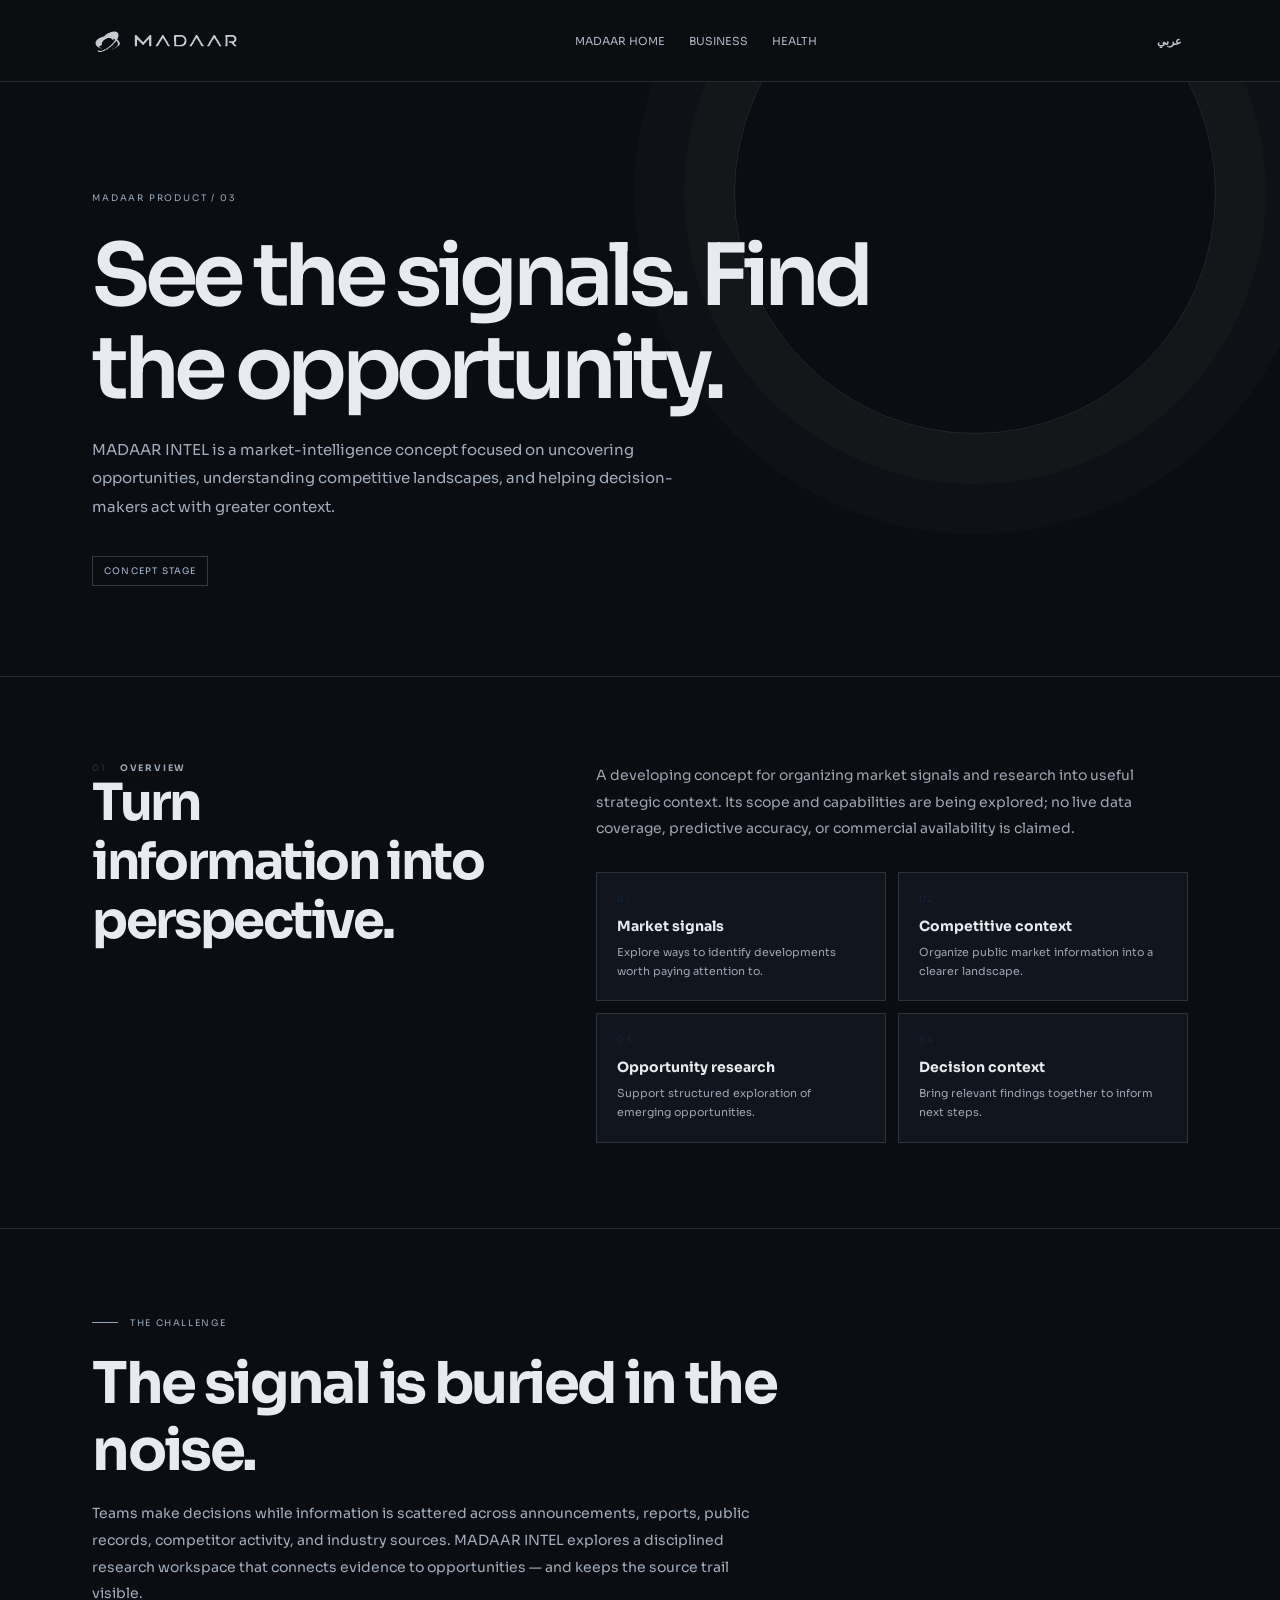
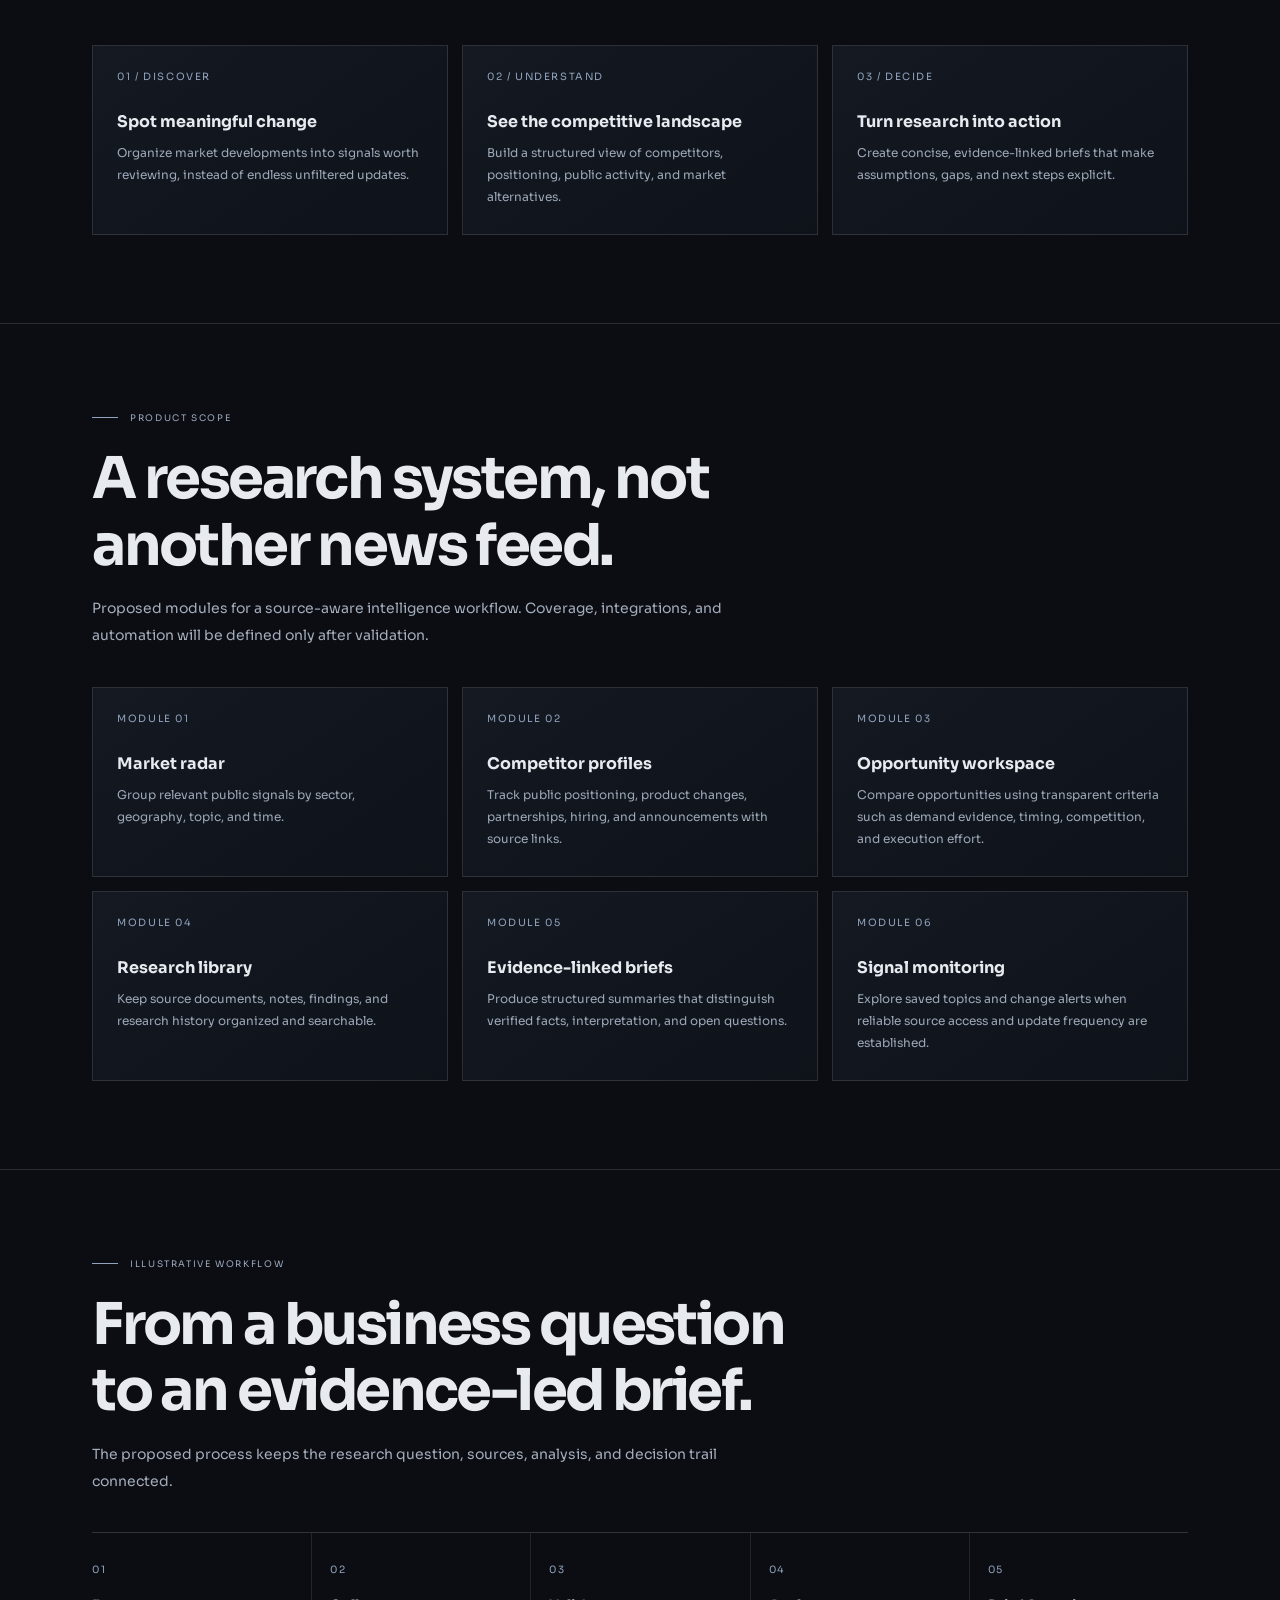
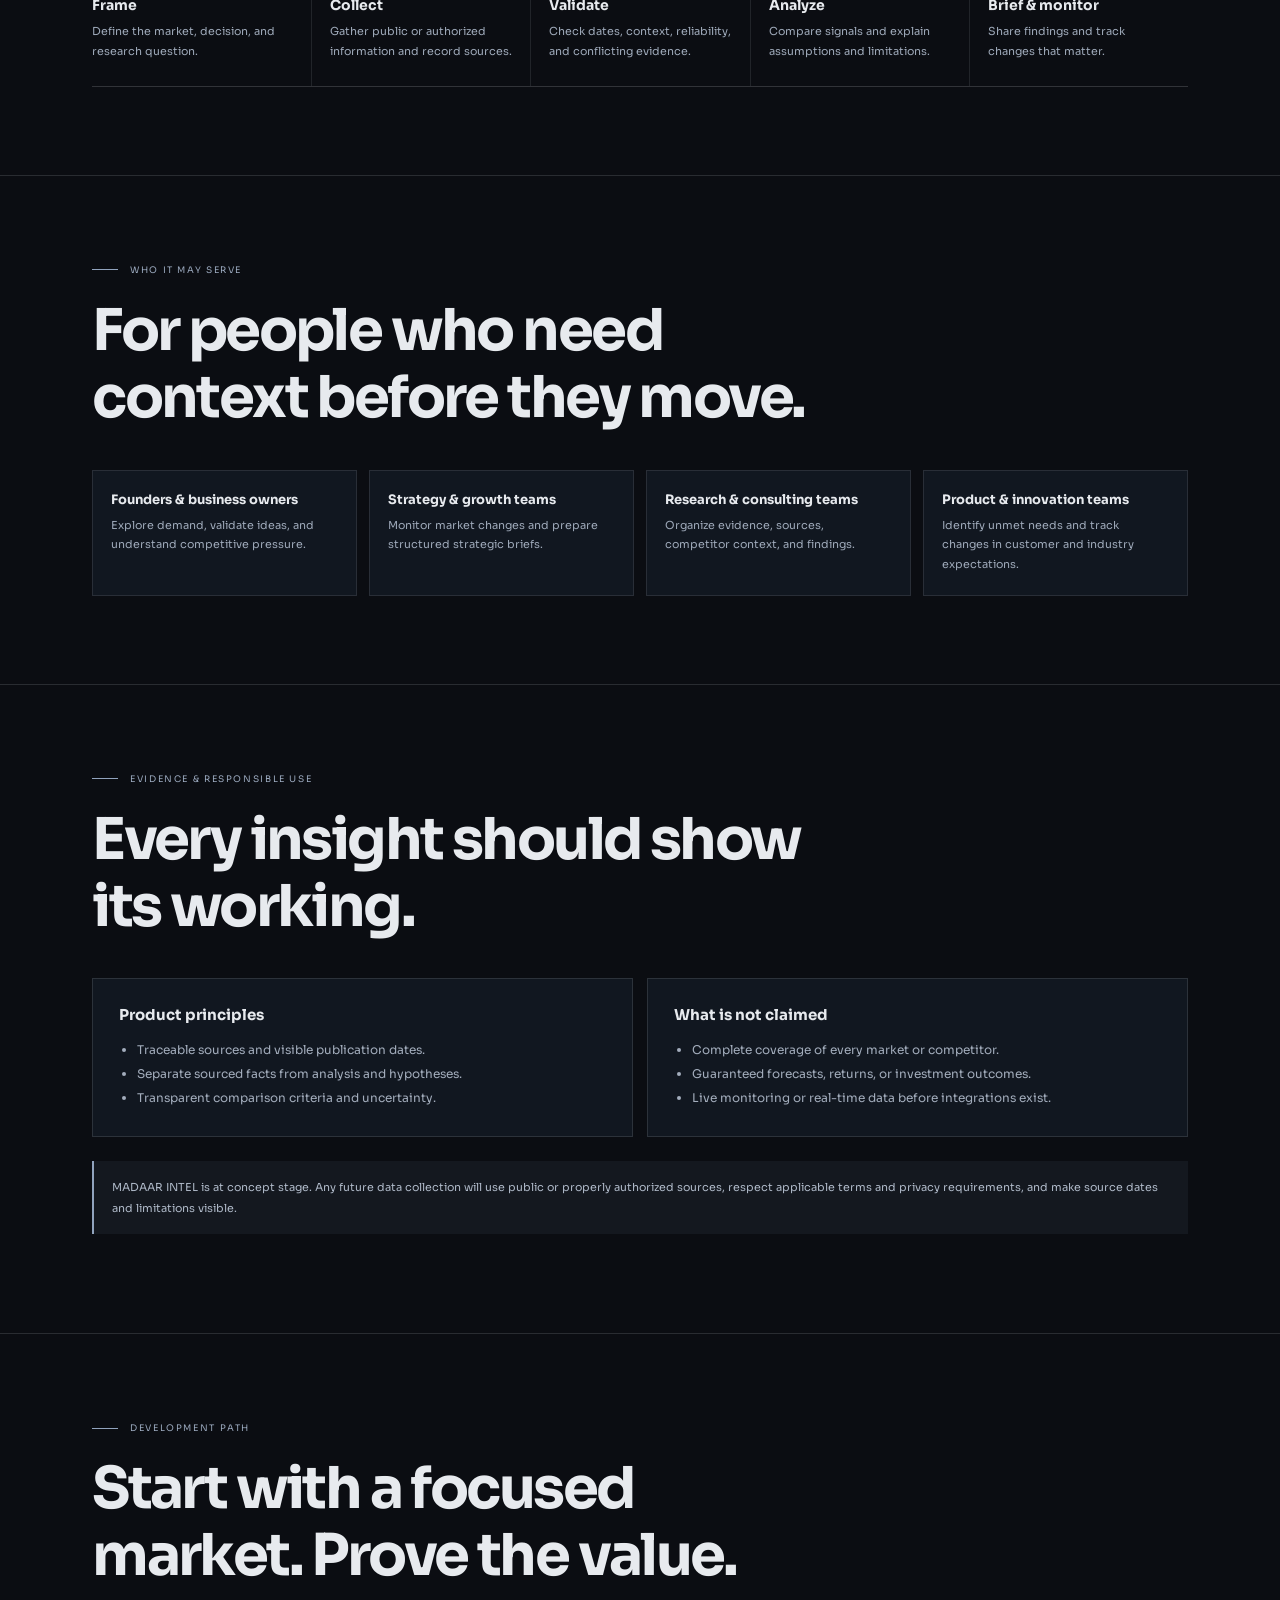
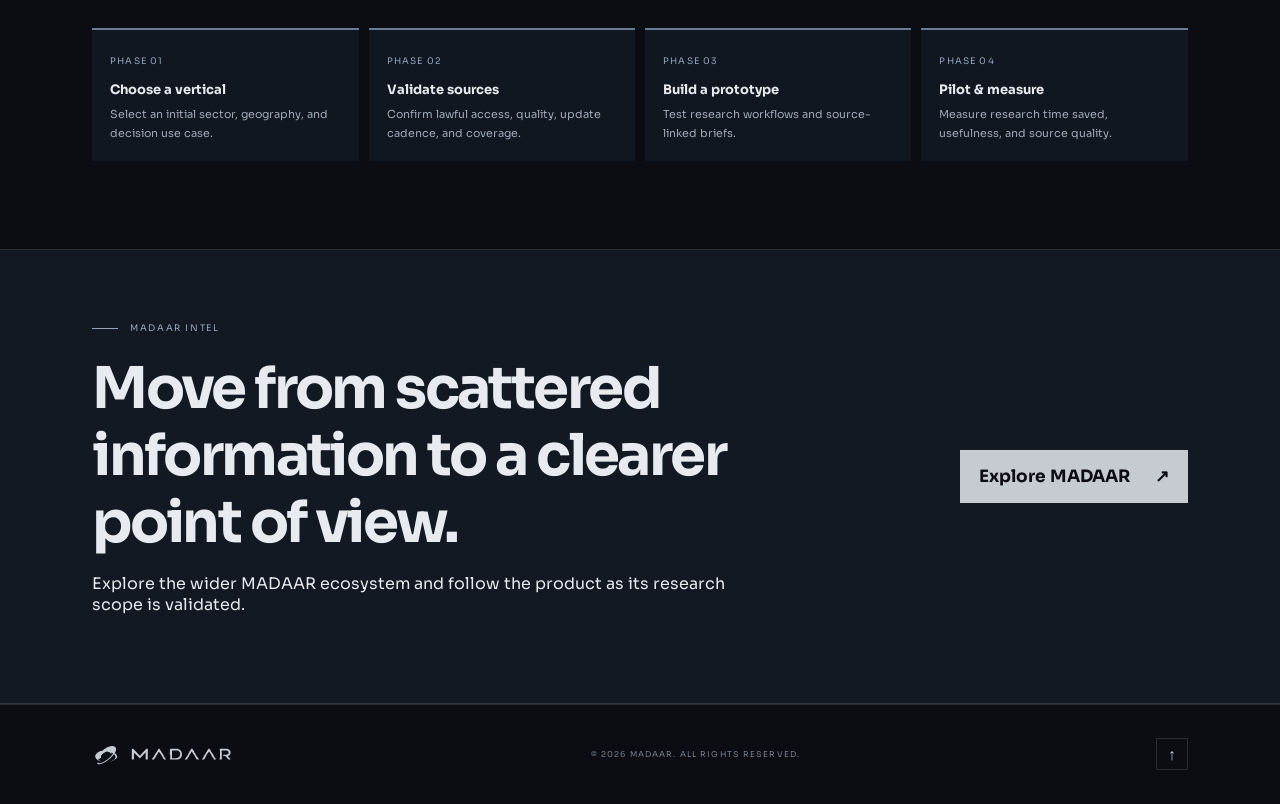
<file: intel/index.html>
<!doctype html>
<html lang="en" dir="ltr">
<head>
  <meta charset="utf-8"><meta name="viewport" content="width=device-width,initial-scale=1">
  <meta name="theme-color" content="#0b0d12"><meta name="color-scheme" content="dark">
  <meta name="description" content="MADAAR INTEL is a market intelligence concept for opportunity research, competitive context, evidence-led briefs, and market signals.">
  <link rel="icon" type="image/svg+xml" href="../favicon.svg">
  <link rel="canonical" href="https://sultanalialdosari-sys.github.io/MADAAR-WEBSITE/intel/">
  <meta property="og:type" content="website"><meta property="og:site_name" content="MADAAR">
  <meta property="og:title" content="MADAAR INTEL — See the signals. Find the opportunity.">
  <meta property="og:description" content="A research workspace for market signals, competitive context, and evidence-led opportunity discovery.">
  <meta property="og:url" content="https://sultanalialdosari-sys.github.io/MADAAR-WEBSITE/intel/">
  <meta property="og:image" content="https://sultanalialdosari-sys.github.io/MADAAR-WEBSITE/social-preview.svg">
  <meta name="twitter:card" content="summary_large_image"><meta name="twitter:title" content="MADAAR INTEL — MADAAR">
  <meta name="twitter:description" content="Turn market information into clear, source-backed strategic context.">
  <meta name="twitter:image" content="https://sultanalialdosari-sys.github.io/MADAAR-WEBSITE/social-preview.svg">
  <title>MADAAR INTEL — MADAAR</title>
  <link rel="preconnect" href="https://fonts.googleapis.com"><link rel="preconnect" href="https://fonts.gstatic.com" crossorigin>
  <link href="https://fonts.googleapis.com/css2?family=IBM+Plex+Sans+Arabic:wght@400;500;600;700&family=Sora:wght@400;500;600;700;800&display=swap" rel="stylesheet">
  <link rel="stylesheet" href="../styles.css"><link rel="stylesheet" href="../product-pages.css"><link rel="stylesheet" href="../product-expansion.css">
</head>
<body class="product-page" data-product="intel">
<header class="product-nav" role="banner">
  <a class="brand" href="../" aria-label="MADAAR home"><span class="brand-lockup"><img class="brand-symbol" src="../assets/madaar-symbol.svg" alt="" aria-hidden="true"><img class="brand-wordmark" src="../assets/madaar-wordmark.svg" alt="MADAAR"></span></a>
  <nav class="nav-links" aria-label="MADAAR product navigation"><a href="../#products" data-t="back">MADAAR HOME</a><a href="../business/">BUSINESS</a><a href="../health/">HEALTH</a></nav>
  <button class="lang-toggle" id="productLanguage" type="button" aria-label="Switch to Arabic">عربي</button>
</header>
<main id="main-content">
  <section class="product-hero">
    <div class="product-eyebrow" data-t="eyebrow">MADAAR PRODUCT / 03</div>
    <h1 data-t="title">See the signals. Find the opportunity.</h1>
    <p data-t="copy">MADAAR INTEL is a market-intelligence concept focused on uncovering opportunities, understanding competitive landscapes, and helping decision-makers act with greater context.</p>
    <span class="stage-note" data-t="stage">CONCEPT STAGE</span>
  </section>
  <section class="product-detail">
    <div><div class="section-kicker"><span>01</span><span data-t="overview">OVERVIEW</span></div><h2 data-t="section">Turn information into perspective.</h2></div>
    <div><p data-t="body">A developing concept for organizing market signals and research into useful strategic context. Its scope and capabilities are being explored; no live data coverage, predictive accuracy, or commercial availability is claimed.</p>
      <div class="detail-points">
        <article class="detail-point"><span>01</span><h3 data-t="p1">Market signals</h3><p data-t="d1">Explore ways to identify developments worth paying attention to.</p></article>
        <article class="detail-point"><span>02</span><h3 data-t="p2">Competitive context</h3><p data-t="d2">Organize public market information into a clearer landscape.</p></article>
        <article class="detail-point"><span>03</span><h3 data-t="p3">Opportunity research</h3><p data-t="d3">Support structured exploration of emerging opportunities.</p></article>
        <article class="detail-point"><span>04</span><h3 data-t="p4">Decision context</h3><p data-t="d4">Bring relevant findings together to inform next steps.</p></article>
      </div>
    </div>
  </section>

  <section class="product-expansion" aria-labelledby="intel-problem">
    <div class="expansion-heading"><div class="expansion-kicker" data-en="THE CHALLENGE" data-ar="التحدي">THE CHALLENGE</div>
      <h2 id="intel-problem" data-en="The signal is buried in the noise." data-ar="الإشارة المهمة تختبئ وسط الضجيج.">The signal is buried in the noise.</h2>
      <p data-en="Teams make decisions while information is scattered across announcements, reports, public records, competitor activity, and industry sources. MADAAR INTEL explores a disciplined research workspace that connects evidence to opportunities — and keeps the source trail visible." data-ar="تتخذ الفرق قراراتها بينما تتوزع المعلومات بين الإعلانات والتقارير والسجلات العامة وتحركات المنافسين ومصادر القطاعات. يستكشف مدار INTEL مساحة بحث منظمة تربط الأدلة بالفرص وتحافظ على وضوح مصادر المعلومات.">Teams make decisions while information is scattered across announcements, reports, public records, competitor activity, and industry sources. MADAAR INTEL explores a disciplined research workspace that connects evidence to opportunities — and keeps the source trail visible.</p>
    </div>
    <div class="expansion-grid">
      <article class="expansion-card"><span class="card-index">01 / DISCOVER</span><h3 data-en="Spot meaningful change" data-ar="رصد التغيرات المهمة">Spot meaningful change</h3><p data-en="Organize market developments into signals worth reviewing, instead of endless unfiltered updates." data-ar="تنظيم تطورات السوق في مؤشرات تستحق المراجعة بدلًا من تدفق تحديثات غير مصنفة.">Organize market developments into signals worth reviewing, instead of endless unfiltered updates.</p></article>
      <article class="expansion-card"><span class="card-index">02 / UNDERSTAND</span><h3 data-en="See the competitive landscape" data-ar="فهم المشهد التنافسي">See the competitive landscape</h3><p data-en="Build a structured view of competitors, positioning, public activity, and market alternatives." data-ar="بناء صورة منظمة للمنافسين ومواقعهم وأنشطتهم العامة والبدائل الموجودة في السوق.">Build a structured view of competitors, positioning, public activity, and market alternatives.</p></article>
      <article class="expansion-card"><span class="card-index">03 / DECIDE</span><h3 data-en="Turn research into action" data-ar="تحويل البحث إلى خطوات">Turn research into action</h3><p data-en="Create concise, evidence-linked briefs that make assumptions, gaps, and next steps explicit." data-ar="إعداد موجزات واضحة مرتبطة بالأدلة وتوضح الافتراضات والفجوات والخطوات التالية.">Create concise, evidence-linked briefs that make assumptions, gaps, and next steps explicit.</p></article>
    </div>
  </section>

  <section class="product-expansion" aria-labelledby="intel-capabilities">
    <div class="expansion-heading"><div class="expansion-kicker" data-en="PRODUCT SCOPE" data-ar="نطاق المنتج">PRODUCT SCOPE</div>
      <h2 id="intel-capabilities" data-en="A research system, not another news feed." data-ar="نظام بحث، وليس مجرد موجز أخبار آخر.">A research system, not another news feed.</h2>
      <p data-en="Proposed modules for a source-aware intelligence workflow. Coverage, integrations, and automation will be defined only after validation." data-ar="وحدات مقترحة لسير عمل استخباراتي يحافظ على توثيق المصادر. لن يتم تحديد التغطية والتكاملات والأتمتة إلا بعد التحقق من الحاجة.">Proposed modules for a source-aware intelligence workflow. Coverage, integrations, and automation will be defined only after validation.</p>
    </div>
    <div class="expansion-grid">
      <article class="expansion-card"><span class="card-index">MODULE 01</span><h3 data-en="Market radar" data-ar="رادار السوق">Market radar</h3><p data-en="Group relevant public signals by sector, geography, topic, and time." data-ar="تجميع المؤشرات العامة ذات الصلة حسب القطاع والجغرافيا والموضوع والزمن.">Group relevant public signals by sector, geography, topic, and time.</p></article>
      <article class="expansion-card"><span class="card-index">MODULE 02</span><h3 data-en="Competitor profiles" data-ar="ملفات المنافسين">Competitor profiles</h3><p data-en="Track public positioning, product changes, partnerships, hiring, and announcements with source links." data-ar="متابعة التموضع العام وتغيرات المنتجات والشراكات والتوظيف والإعلانات مع روابط المصادر.">Track public positioning, product changes, partnerships, hiring, and announcements with source links.</p></article>
      <article class="expansion-card"><span class="card-index">MODULE 03</span><h3 data-en="Opportunity workspace" data-ar="مساحة الفرص">Opportunity workspace</h3><p data-en="Compare opportunities using transparent criteria such as demand evidence, timing, competition, and execution effort." data-ar="مقارنة الفرص وفق معايير واضحة مثل أدلة الطلب والتوقيت والمنافسة وجهد التنفيذ.">Compare opportunities using transparent criteria such as demand evidence, timing, competition, and execution effort.</p></article>
      <article class="expansion-card"><span class="card-index">MODULE 04</span><h3 data-en="Research library" data-ar="مكتبة الأبحاث">Research library</h3><p data-en="Keep source documents, notes, findings, and research history organized and searchable." data-ar="تنظيم المستندات والملاحظات والنتائج وسجل الأبحاث بطريقة قابلة للبحث.">Keep source documents, notes, findings, and research history organized and searchable.</p></article>
      <article class="expansion-card"><span class="card-index">MODULE 05</span><h3 data-en="Evidence-linked briefs" data-ar="موجزات موثقة بالأدلة">Evidence-linked briefs</h3><p data-en="Produce structured summaries that distinguish verified facts, interpretation, and open questions." data-ar="إنتاج ملخصات منظمة تميز بين الحقائق المتحقق منها والتفسير والأسئلة المفتوحة.">Produce structured summaries that distinguish verified facts, interpretation, and open questions.</p></article>
      <article class="expansion-card"><span class="card-index">MODULE 06</span><h3 data-en="Signal monitoring" data-ar="متابعة المؤشرات">Signal monitoring</h3><p data-en="Explore saved topics and change alerts when reliable source access and update frequency are established." data-ar="استكشاف الموضوعات المحفوظة وتنبيهات التغير بعد تحديد الوصول الموثوق للمصادر وتواتر التحديث.">Explore saved topics and change alerts when reliable source access and update frequency are established.</p></article>
    </div>
  </section>

  <section class="product-expansion" aria-labelledby="intel-workflow">
    <div class="expansion-heading"><div class="expansion-kicker" data-en="ILLUSTRATIVE WORKFLOW" data-ar="سير عمل توضيحي">ILLUSTRATIVE WORKFLOW</div>
      <h2 id="intel-workflow" data-en="From a business question to an evidence-led brief." data-ar="من سؤال تجاري إلى موجز يستند إلى الأدلة.">From a business question to an evidence-led brief.</h2>
      <p data-en="The proposed process keeps the research question, sources, analysis, and decision trail connected." data-ar="تحافظ العملية المقترحة على ترابط سؤال البحث والمصادر والتحليل وسجل القرار.">The proposed process keeps the research question, sources, analysis, and decision trail connected.</p>
    </div>
    <div class="expansion-steps">
      <article class="expansion-step"><span>01</span><h3 data-en="Frame" data-ar="تحديد السؤال">Frame</h3><p data-en="Define the market, decision, and research question." data-ar="تحديد السوق والقرار وسؤال البحث.">Define the market, decision, and research question.</p></article>
      <article class="expansion-step"><span>02</span><h3 data-en="Collect" data-ar="جمع المعلومات">Collect</h3><p data-en="Gather public or authorized information and record sources." data-ar="جمع المعلومات العامة أو المصرح بها وتسجيل مصادرها.">Gather public or authorized information and record sources.</p></article>
      <article class="expansion-step"><span>03</span><h3 data-en="Validate" data-ar="التحقق">Validate</h3><p data-en="Check dates, context, reliability, and conflicting evidence." data-ar="التحقق من التواريخ والسياق والموثوقية والأدلة المتعارضة.">Check dates, context, reliability, and conflicting evidence.</p></article>
      <article class="expansion-step"><span>04</span><h3 data-en="Analyze" data-ar="التحليل">Analyze</h3><p data-en="Compare signals and explain assumptions and limitations." data-ar="مقارنة المؤشرات وشرح الافتراضات والقيود.">Compare signals and explain assumptions and limitations.</p></article>
      <article class="expansion-step"><span>05</span><h3 data-en="Brief & monitor" data-ar="إعداد الموجز والمتابعة">Brief & monitor</h3><p data-en="Share findings and track changes that matter." data-ar="مشاركة النتائج ومتابعة التغيرات المهمة.">Share findings and track changes that matter.</p></article>
    </div>
  </section>

  <section class="product-expansion" aria-labelledby="intel-users">
    <div class="expansion-heading"><div class="expansion-kicker" data-en="WHO IT MAY SERVE" data-ar="المستفيدون المحتملون">WHO IT MAY SERVE</div>
      <h2 id="intel-users" data-en="For people who need context before they move." data-ar="لمن يحتاجون إلى فهم السياق قبل اتخاذ الخطوة.">For people who need context before they move.</h2>
    </div>
    <div class="expansion-audience">
      <article><h3 data-en="Founders & business owners" data-ar="المؤسسون وأصحاب الأعمال">Founders & business owners</h3><p data-en="Explore demand, validate ideas, and understand competitive pressure." data-ar="استكشاف الطلب والتحقق من الأفكار وفهم ضغط المنافسة.">Explore demand, validate ideas, and understand competitive pressure.</p></article>
      <article><h3 data-en="Strategy & growth teams" data-ar="فرق الاستراتيجية والنمو">Strategy & growth teams</h3><p data-en="Monitor market changes and prepare structured strategic briefs." data-ar="متابعة تغيرات السوق وإعداد موجزات استراتيجية منظمة.">Monitor market changes and prepare structured strategic briefs.</p></article>
      <article><h3 data-en="Research & consulting teams" data-ar="فرق البحث والاستشارات">Research & consulting teams</h3><p data-en="Organize evidence, sources, competitor context, and findings." data-ar="تنظيم الأدلة والمصادر والسياق التنافسي والنتائج.">Organize evidence, sources, competitor context, and findings.</p></article>
      <article><h3 data-en="Product & innovation teams" data-ar="فرق المنتجات والابتكار">Product & innovation teams</h3><p data-en="Identify unmet needs and track changes in customer and industry expectations." data-ar="تحديد الاحتياجات غير المخدومة ومتابعة تغير توقعات العملاء والقطاع.">Identify unmet needs and track changes in customer and industry expectations.</p></article>
    </div>
  </section>

  <section class="product-expansion" aria-labelledby="intel-trust">
    <div class="expansion-heading"><div class="expansion-kicker" data-en="EVIDENCE & RESPONSIBLE USE" data-ar="الأدلة والاستخدام المسؤول">EVIDENCE & RESPONSIBLE USE</div>
      <h2 id="intel-trust" data-en="Every insight should show its working." data-ar="يجب أن توضح كل رؤية كيف تم الوصول إليها.">Every insight should show its working.</h2>
    </div>
    <div class="expansion-guardrails">
      <article class="expansion-guardrail"><h3 data-en="Product principles" data-ar="مبادئ المنتج">Product principles</h3><ul><li data-en="Traceable sources and visible publication dates." data-ar="مصادر قابلة للتتبع وتواريخ نشر واضحة.">Traceable sources and visible publication dates.</li><li data-en="Separate sourced facts from analysis and hypotheses." data-ar="الفصل بين الحقائق الموثقة والتحليل والفرضيات.">Separate sourced facts from analysis and hypotheses.</li><li data-en="Transparent comparison criteria and uncertainty." data-ar="معايير مقارنة واضحة وإظهار مواطن عدم اليقين.">Transparent comparison criteria and uncertainty.</li></ul></article>
      <article class="expansion-guardrail"><h3 data-en="What is not claimed" data-ar="ما لا ندّعيه">What is not claimed</h3><ul><li data-en="Complete coverage of every market or competitor." data-ar="تغطية كاملة لكل سوق أو منافس.">Complete coverage of every market or competitor.</li><li data-en="Guaranteed forecasts, returns, or investment outcomes." data-ar="توقعات أو عوائد أو نتائج استثمارية مضمونة.">Guaranteed forecasts, returns, or investment outcomes.</li><li data-en="Live monitoring or real-time data before integrations exist." data-ar="مراقبة مباشرة أو بيانات لحظية قبل توفر التكاملات.">Live monitoring or real-time data before integrations exist.</li></ul></article>
    </div>
    <p class="expansion-note" data-en="MADAAR INTEL is at concept stage. Any future data collection will use public or properly authorized sources, respect applicable terms and privacy requirements, and make source dates and limitations visible." data-ar="مدار INTEL في مرحلة التصور. وسيعتمد أي جمع مستقبلي للبيانات على مصادر عامة أو مصرح بها بشكل صحيح، مع احترام الشروط والمتطلبات المتعلقة بالخصوصية وإظهار تواريخ المصادر وحدودها.">MADAAR INTEL is at concept stage. Any future data collection will use public or properly authorized sources, respect applicable terms and privacy requirements, and make source dates and limitations visible.</p>
  </section>

  <section class="product-expansion" aria-labelledby="intel-roadmap">
    <div class="expansion-heading"><div class="expansion-kicker" data-en="DEVELOPMENT PATH" data-ar="مسار التطوير">DEVELOPMENT PATH</div><h2 id="intel-roadmap" data-en="Start with a focused market. Prove the value." data-ar="نبدأ بسوق محدد ونثبت القيمة.">Start with a focused market. Prove the value.</h2></div>
    <div class="expansion-roadmap">
      <div><span>PHASE 01</span><h3 data-en="Choose a vertical" data-ar="اختيار قطاع">Choose a vertical</h3><p data-en="Select an initial sector, geography, and decision use case." data-ar="اختيار قطاع وجغرافيا وحالة استخدام أولية للقرار.">Select an initial sector, geography, and decision use case.</p></div>
      <div><span>PHASE 02</span><h3 data-en="Validate sources" data-ar="التحقق من المصادر">Validate sources</h3><p data-en="Confirm lawful access, quality, update cadence, and coverage." data-ar="تأكيد مشروعية الوصول والجودة وتواتر التحديث والتغطية.">Confirm lawful access, quality, update cadence, and coverage.</p></div>
      <div><span>PHASE 03</span><h3 data-en="Build a prototype" data-ar="بناء نموذج أولي">Build a prototype</h3><p data-en="Test research workflows and source-linked briefs." data-ar="اختبار سير البحث والموجزات المرتبطة بالمصادر.">Test research workflows and source-linked briefs.</p></div>
      <div><span>PHASE 04</span><h3 data-en="Pilot & measure" data-ar="التجربة والقياس">Pilot & measure</h3><p data-en="Measure research time saved, usefulness, and source quality." data-ar="قياس الوقت الموفر في البحث والفائدة وجودة المصادر.">Measure research time saved, usefulness, and source quality.</p></div>
    </div>
  </section>
  <section class="expansion-callout"><div><div class="expansion-kicker" data-en="MADAAR INTEL" data-ar="مدار INTEL">MADAAR INTEL</div><h2 data-en="Move from scattered information to a clearer point of view." data-ar="انتقل من معلومات متفرقة إلى رؤية أوضح.">Move from scattered information to a clearer point of view.</h2><p data-en="Explore the wider MADAAR ecosystem and follow the product as its research scope is validated." data-ar="اكتشف منظومة مدار وتابع تطور المنتج مع التحقق من نطاقه البحثي.">Explore the wider MADAAR ecosystem and follow the product as its research scope is validated.</p></div><a class="button button-primary" href="../#products"><span data-en="Explore MADAAR" data-ar="استكشف مدار">Explore MADAAR</span><span>↗</span></a></section>
</main>
<footer class="footer" role="contentinfo"><a class="brand footer-brand" href="../"><span class="brand-lockup"><img class="brand-symbol" src="../assets/madaar-symbol.svg" alt="" aria-hidden="true"><img class="brand-wordmark" src="../assets/madaar-wordmark.svg" alt="MADAAR"></span></a><span class="copyright" data-t="copyright">© 2026 MADAAR. ALL RIGHTS RESERVED.</span><a class="back-top" href="#" aria-label="Back to top">↑</a></footer>
<script src="../product-pages.js"></script><script src="../product-expansion.js"></script>
</body></html>
</file>
<file: styles.css>
@import url('https://fonts.googleapis.com/css2?family=IBM+Plex+Sans+Arabic:wght@400;500;600;700&family=Sora:wght@400;500;600;700;800&display=swap');
:root{--bg:#0b0d12;--panel:#11151d;--panel2:#151a23;--silver:#c6cbd2;--muted:#858d9c;--white:#f3f5f8;--blue:#7998cb;--line:rgba(198,203,210,.15);--font:'Sora',sans-serif}
*{box-sizing:border-box}html{scroll-behavior:smooth;scroll-padding-top:90px}body{margin:0;background:var(--bg);color:var(--white);font-family:var(--font);-webkit-font-smoothing:antialiased}.site-shell{max-width:1600px;margin:auto;overflow:hidden}.nav-wrap{height:88px;padding:0 7.2%;display:flex;align-items:center;justify-content:space-between;border-bottom:1px solid var(--line);position:relative;z-index:5;background:rgba(11,13,18,.92)}.brand{display:flex;align-items:center;gap:11px;text-decoration:none;color:var(--white);font-size:19px;font-weight:800;letter-spacing:.17em}.brand-mark{width:31px;height:31px;border:1px solid #8f98a9;color:var(--silver);display:grid;place-items:center;font-family:Georgia,serif;font-size:19px;font-weight:400;transform:rotate(45deg)}.brand-mark::first-letter{transform:rotate(-45deg)}.brand-period{color:var(--blue)}.main-nav{display:flex;gap:37px}.main-nav a,.text-link,.under-link{font-size:11px;letter-spacing:.04em;color:#a9afbb;text-decoration:none;transition:color .2s}.main-nav a:hover,.text-link:hover,.under-link:hover{color:white}.nav-actions{display:flex;align-items:center;gap:23px}.lang-toggle,.menu-toggle{background:none;border:0;color:var(--silver);font:600 11px var(--font);cursor:pointer}.nav-cta{font-size:11px;text-decoration:none;color:var(--bg);background:var(--silver);padding:13px 17px;font-weight:700}.nav-cta span{margin-left:13px}.menu-toggle{display:none;font-size:21px}.hero{min-height:690px;position:relative;padding:125px 7.2% 48px;display:flex;align-items:flex-start;overflow:hidden}.hero-grid{position:absolute;inset:0 0 0 40%;opacity:.28;background-image:linear-gradient(rgba(198,203,210,.07) 1px,transparent 1px),linear-gradient(90deg,rgba(198,203,210,.07) 1px,transparent 1px);background-size:65px 65px;mask-image:linear-gradient(90deg,transparent,#000 25%,#000)}.hero-content{position:relative;z-index:2;max-width:680px}.eyebrow,.section-kicker{display:flex;align-items:center;gap:13px;color:#9ba4b3;font-size:9px;font-weight:700;letter-spacing:.2em}.eyebrow-line{width:30px;height:1px;background:var(--blue)}h1,h2,h3,p{margin-top:0}h1{font-size:clamp(48px,6.1vw,84px);line-height:1.08;letter-spacing:-.065em;font-weight:600;margin:29px 0 25px}h1 em,h2 em{font-style:normal;color:var(--silver)}.hero-copy{max-width:470px;color:#9da5b2;font-size:14px;line-height:1.9}.hero-actions{display:flex;align-items:center;gap:31px;margin-top:36px}.button{display:inline-flex;align-items:center;justify-content:space-between;gap:25px;padding:16px 19px;text-decoration:none;font-size:11px;font-weight:700}.button-primary{background:var(--silver);color:#0b0d12}.button-primary span{font-size:17px}.text-link{font-weight:600}.text-link span{margin-left:9px;color:var(--silver)}.hero-foot{position:absolute;top:560px;left:0;right:0;display:flex;justify-content:space-between;color:#697281;font-size:8px;letter-spacing:.18em}.hero-index{color:#a6adba}.orbital-art{position:absolute;width:440px;height:440px;right:8%;top:115px;display:grid;place-items:center;opacity:.86}.orbit{position:absolute;border:1px solid rgba(198,203,210,.19);border-radius:50%;transform:rotate(-28deg)}.orbit-one{width:390px;height:170px}.orbit-two{width:340px;height:300px;transform:rotate(48deg)}.orbit-three{width:270px;height:270px;border-color:rgba(121,152,203,.35)}.orbit-core{width:112px;height:112px;border:1px solid rgba(198,203,210,.55);border-radius:50%;display:grid;place-items:center;box-shadow:0 0 70px rgba(121,152,203,.12),inset 0 0 40px rgba(121,152,203,.08);background:radial-gradient(circle,#202b3b,#0b0d12 72%)}.orbit-core span{font-family:Georgia,serif;font-size:53px;color:#d2d6df}.orbit-dot{position:absolute;width:7px;height:7px;border-radius:50%;background:#9fb3d7;box-shadow:0 0 17px #7998cb}.dot-one{top:111px;right:78px}.dot-two{bottom:83px;left:97px}.dot-three{top:215px;left:10px}.orbit-caption{position:absolute;right:0;bottom:45px;font-size:8px;letter-spacing:.2em;line-height:1.8;color:#8993a3}.hero-bottom-rule{position:absolute;bottom:0;left:7.2%;right:7.2%;height:1px;background:var(--line)}.section-pad{padding:112px 7.2%}.section-kicker span:first-child{color:var(--blue)}.intro-layout{display:grid;grid-template-columns:1.1fr .9fr;gap:10%;margin-top:53px}.intro h2,.contact h2{font-size:clamp(38px,4.4vw,61px);line-height:1.13;letter-spacing:-.055em;font-weight:600;margin:0}.intro-text{max-width:490px;padding-top:7px}.intro-text p,.contact-side p{font-size:14px;line-height:1.95;color:#9da5b2}.under-link{display:inline-block;margin-top:19px;padding-bottom:9px;border-bottom:1px solid #566070;color:var(--silver)}.under-link span{margin-left:17px}.products{background:#0e1117;border-top:1px solid var(--line);border-bottom:1px solid var(--line)}.section-heading{display:flex;justify-content:space-between;align-items:center;margin-bottom:40px}.section-heading>p{margin:0;color:#9da5b2;font-size:12px}.product-list{display:grid;grid-template-columns:repeat(3,1fr);gap:14px}.product-card{background:var(--panel);border:1px solid rgba(198,203,210,.11);padding:23px 23px 21px;min-width:0;transition:transform .25s,border-color .25s}.product-card:hover{transform:translateY(-5px);border-color:rgba(198,203,210,.35)}.product-top{display:flex;justify-content:space-between;align-items:center;color:#8c95a4;font-size:8px;letter-spacing:.17em}.product-symbol{font-size:18px;color:var(--silver)}.product-visual{height:190px;margin:22px 0 23px;position:relative;overflow:hidden;background:#171e29}.visual-business{display:grid;place-items:center;background:radial-gradient(ellipse at 50% 100%,#26364c,#141a24 70%)}.visual-window{width:72%;height:125px;border:1px solid rgba(177,194,219,.35);background:rgba(11,15,22,.6);padding:12px;position:relative}.visual-window-top{display:flex;gap:4px}.visual-window-top i{width:4px;height:4px;border-radius:50%;background:#8297b6}.visual-bars{height:69px;display:flex;align-items:end;gap:8px;border-bottom:1px solid rgba(198,203,210,.17);padding:0 9px}.visual-bars b{flex:1;background:linear-gradient(#9eb4d7,#425a7c);height:30%}.visual-bars b:nth-child(2){height:55%}.visual-bars b:nth-child(3){height:44%}.visual-bars b:nth-child(4){height:78%}.visual-bars b:nth-child(5){height:60%}.visual-bars b:nth-child(6){height:88%}.visual-bars b:nth-child(7){height:72%}.visual-line{position:absolute;left:20%;right:15%;top:57px;height:1px;background:#c6cbd2;transform:rotate(-13deg);opacity:.6}.visual-health{background:radial-gradient(circle at center,#273d4a,#151e28 70%);display:grid;place-items:center}.health-rings{position:absolute;width:140px;height:140px;border:1px solid rgba(157,192,197,.28);border-radius:50%;box-shadow:0 0 0 20px rgba(157,192,197,.04),0 0 0 42px rgba(157,192,197,.03)}.health-cross{position:absolute;z-index:2;font-size:67px;font-weight:200;color:#b5d0d1;text-shadow:0 0 30px #7ca8aa}.health-pulse{position:absolute;width:100%;height:1px;background:linear-gradient(90deg,transparent,#9bc5c5,transparent);transform:rotate(-25deg)}.visual-intel{background:radial-gradient(circle at 50% 50%,#29364c,#131924 68%)}.intel-grid{position:absolute;inset:0;background-image:linear-gradient(rgba(157,177,208,.1) 1px,transparent 1px),linear-gradient(90deg,rgba(157,177,208,.1) 1px,transparent 1px);background-size:20px 20px}.intel-radar{position:absolute;width:138px;height:138px;border:1px solid rgba(162,186,220,.5);border-radius:50%;left:50%;top:48%;transform:translate(-50%,-50%);background:conic-gradient(from 20deg,rgba(121,152,203,.28),transparent 75deg)}.intel-radar:before,.intel-radar:after{content:"";position:absolute;inset:22px;border:1px solid rgba(162,186,220,.23);border-radius:50%}.intel-radar:after{inset:46px}.intel-radar i{position:absolute;left:50%;top:0;height:50%;width:1px;background:#b7c9e5;transform-origin:bottom;transform:rotate(43deg)}.intel-radar b{position:absolute;width:5px;height:5px;background:#c4d6f0;border-radius:50%;left:70%;top:26%;box-shadow:0 0 14px #a6c7f5}.radar-label{position:absolute;bottom:13px;right:13px;font-size:7px;letter-spacing:.15em;color:#9eb4d7}.product-info{display:flex;justify-content:space-between;gap:12px;align-items:flex-start}.product-info h3{font-size:15px;letter-spacing:.02em;margin:0 0 10px;font-weight:500}.product-info h3 strong{color:var(--silver);font-weight:800}.product-info p{max-width:250px;color:#929ba9;font-size:11px;line-height:1.7;margin:0}.product-status{font-size:7px;letter-spacing:.12em;color:#91a3bd;border:1px solid rgba(145,163,189,.28);padding:6px 7px;white-space:nowrap}.product-tags{display:flex;flex-wrap:wrap;gap:7px;margin-top:23px;padding-top:15px;border-top:1px solid var(--line)}.product-tags span{font-size:7px;letter-spacing:.12em;color:#727d8d}.manifesto{position:relative;overflow:hidden}.manifesto-glow{position:absolute;width:570px;height:570px;right:-200px;top:-190px;border-radius:50%;background:radial-gradient(circle,rgba(72,100,143,.13),transparent 68%);pointer-events:none}.manifesto-content{margin:73px 0 78px;position:relative}.manifesto-label{color:#91a6c8;font-size:9px;letter-spacing:.2em}.manifesto h2{font-size:clamp(42px,5.5vw,76px);line-height:1.12;letter-spacing:-.06em;font-weight:600;margin:22px 0}.manifesto-copy{font-size:13px;line-height:1.9;color:#9da5b2;max-width:460px}.principles{display:grid;grid-template-columns:repeat(3,1fr);border-top:1px solid var(--line)}.principles>div{padding:24px 24px 0 0}.principles>div+div{padding-left:24px;border-left:1px solid var(--line)}.principles span{font-size:9px;color:var(--blue);letter-spacing:.1em}.principles h4{font-size:13px;margin:19px 0 8px}.principles p{font-size:10px;color:#8992a0;line-height:1.7;margin:0}.contact{background:#10141c;border-top:1px solid var(--line)}.contact-layout{display:grid;grid-template-columns:1fr .65fr;gap:10%;margin-top:60px}.contact-side{padding-top:9px;max-width:410px}.contact-side .button{margin-top:13px}.contact-note{display:block;margin-top:20px;color:#778190;font-size:9px;letter-spacing:.05em}.footer{min-height:100px;padding:20px 7.2%;display:flex;align-items:center;justify-content:space-between;border-top:1px solid var(--line)}.footer-brand{font-size:14px}.footer-brand .brand-mark{width:25px;height:25px;font-size:15px}.footer-line,.copyright{font-size:8px;letter-spacing:.14em;color:#798291}.back-top{width:32px;height:32px;border:1px solid var(--line);display:grid;place-items:center;color:var(--silver);text-decoration:none}
[dir=rtl] body{font-family:'IBM Plex Sans Arabic','Sora',sans-serif}[dir=rtl] .main-nav,[dir=rtl] .nav-actions{direction:rtl}[dir=rtl] .brand{letter-spacing:.08em}[dir=rtl] .hero-content,[dir=rtl] .intro-layout,[dir=rtl] .contact-layout{text-align:right}[dir=rtl] .hero-foot{direction:ltr}[dir=rtl] .hero-actions{flex-direction:row-reverse;justify-content:flex-end}[dir=rtl] .product-info{direction:rtl}[dir=rtl] .product-tags{direction:rtl}[dir=rtl] .section-heading{direction:rtl}[dir=rtl] .principles{direction:rtl}[dir=rtl] .principles>div+div{border-left:0;border-right:1px solid var(--line);padding-left:0;padding-right:24px}[dir=rtl] .contact-side .button{direction:ltr}[dir=rtl] .footer{direction:rtl}[dir=rtl] .under-link span{margin-left:0;margin-right:17px}
@media(max-width:1000px){.orbital-art{right:-90px;opacity:.45}.hero-content{max-width:620px}.product-list{grid-template-columns:1fr 1fr}.product-card:last-child{grid-column:1/-1}.product-card:last-child .product-visual{height:160px}.nav-wrap{padding:0 5%}.section-pad{padding:90px 5%}.hero{padding-left:5%;padding-right:5%}.hero-bottom-rule{left:5%;right:5%}}
@media(max-width:700px){.nav-wrap{height:72px}.main-nav{display:none;position:absolute;top:72px;left:0;right:0;background:#11151d;padding:22px 6%;flex-direction:column;gap:22px;border-bottom:1px solid var(--line)}.main-nav.open{display:flex}.nav-actions{gap:13px}.nav-cta{display:none}.menu-toggle{display:block}.hero{min-height:670px;padding-top:100px}.hero-grid{inset:0;opacity:.18}.hero-content{max-width:100%}h1{font-size:clamp(44px,12vw,67px)}.hero-copy{max-width:390px;font-size:13px}.orbital-art{width:290px;height:290px;top:355px;right:-90px;opacity:.25}.orbit-one{width:270px;height:120px}.orbit-two{width:240px;height:210px}.orbit-three{width:190px;height:190px}.orbit-core{width:80px;height:80px}.orbit-core span{font-size:39px}.hero-foot{top:600px}.section-pad{padding:76px 6%}.intro-layout,.contact-layout{grid-template-columns:1fr;gap:25px;margin-top:38px}.intro h2,.contact h2{font-size:46px}.section-heading{align-items:flex-start;gap:18px;flex-direction:column}.product-list{grid-template-columns:1fr}.product-card:last-child{grid-column:auto}.product-card:last-child .product-visual{height:190px}.product-visual{height:180px}.manifesto-content{margin:55px 0}.manifesto h2{font-size:47px}.principles{grid-template-columns:1fr}.principles>div,.principles>div+div{padding:19px 0;border-left:0;border-right:0;border-bottom:1px solid var(--line)}.principles>div+div{padding-left:0;padding-right:0}.principles h4{margin:10px 0 5px}.footer{padding:23px 6%;flex-wrap:wrap;gap:18px}.footer-line{display:none}.copyright{font-size:7px}}
@media(prefers-reduced-motion:reduce){html{scroll-behavior:auto}*,*:before,*:after{transition:none!important;animation:none!important}}

.product-card .product-link{display:inline-flex;margin-top:17px;color:var(--silver);text-decoration:none;font-size:9px;letter-spacing:.08em;border-bottom:1px solid #566070;padding-bottom:7px}.product-card .product-link span{margin-left:12px}
[dir=rtl] .product-card .product-link span{margin-left:0;margin-right:12px}

/* MADAAR identity system — shared across all pages */
:root{--bg:#0B0D12;--panel:#1B2028;--panel2:#1B2028;--silver:#C6CBD2;--muted:#858D9C;--white:#E7EAEE;--blue:#16263B;--line:rgba(198,203,210,.16);--font:'Sora',sans-serif}
body{font-family:var(--font)}[dir=rtl] body,[dir=rtl] button,[dir=rtl] a{font-family:'IBM Plex Sans Arabic','Sora',sans-serif}
.brand{letter-spacing:.14em}.brand-mark{border-color:#C6CBD2;color:#C6CBD2}.button-primary,.nav-cta{background:#C6CBD2;color:#0B0D12}.product-card,.detail-point{background:#1B2028;border-color:rgba(198,203,210,.16)}.product-nav{background:rgba(11,13,18,.94);position:relative;z-index:5}
.main-nav a:focus-visible,.nav-actions a:focus-visible,.nav-actions button:focus-visible,.product-nav a:focus-visible,.product-nav button:focus-visible,.button:focus-visible,.product-link:focus-visible,.back-top:focus-visible{outline:2px solid #C6CBD2;outline-offset:4px}

/* Official MADAAR logo lockup — recovered from the original approved asset package */
.brand-lockup{display:inline-flex;align-items:center;gap:10px;min-width:0}.brand-symbol{width:34px;height:27px;object-fit:contain;display:block}.brand-wordmark{width:116px;height:auto;max-height:24px;object-fit:contain;display:block}.footer-brand .brand-symbol{width:29px;height:23px}.footer-brand .brand-wordmark{width:105px;max-height:21px}.brand-mark{display:none!important}.brand-period{display:none!important}
</file>
<file: product-pages.css>
.product-page{min-height:100vh}.product-nav{height:82px;padding:0 7.2%;display:flex;align-items:center;justify-content:space-between;border-bottom:1px solid var(--line)}.product-nav .nav-links{display:flex;gap:24px}.product-nav a{color:#aeb6c4;text-decoration:none;font-size:11px}.product-hero{padding:110px 7.2% 90px;position:relative;overflow:hidden;border-bottom:1px solid var(--line)}.product-hero:after{content:"";position:absolute;width:480px;height:480px;right:5%;top:-130px;border:1px solid rgba(198,203,210,.13);border-radius:50%;box-shadow:0 0 0 50px rgba(198,203,210,.025),0 0 0 100px rgba(198,203,210,.02);pointer-events:none}.product-hero>*{position:relative;z-index:1}.product-eyebrow{font-size:9px;letter-spacing:.2em;color:#9aa8bd}.product-hero h1{font-size:clamp(48px,7vw,86px);max-width:820px;margin:26px 0 20px}.product-hero p{max-width:600px;color:#a3adbc;font-size:15px;line-height:1.9}.stage-note{display:inline-block;margin-top:20px;border:1px solid rgba(145,163,189,.3);padding:8px 11px;color:#aabbd5;font-size:9px;letter-spacing:.13em}.product-detail{padding:85px 7.2%;display:grid;grid-template-columns:.8fr 1.2fr;gap:10%;border-bottom:1px solid var(--line)}.product-detail h2,.product-next h2{font-size:clamp(34px,4vw,54px);line-height:1.15;letter-spacing:-.05em;margin:0}.product-detail p{color:#9da5b2;font-size:14px;line-height:1.9;margin:0}.detail-points{display:grid;grid-template-columns:repeat(2,1fr);gap:12px;margin-top:30px}.detail-point{padding:20px;border:1px solid var(--line);background:#11151d}.detail-point span{display:block;color:var(--blue);font-size:9px;letter-spacing:.15em;margin-bottom:12px}.detail-point h3{font-size:14px;margin:0 0 8px}.detail-point p{font-size:11px;line-height:1.7}.product-next{padding:85px 7.2%;display:flex;align-items:center;justify-content:space-between;gap:30px;background:#10141c}.product-next p{max-width:430px;color:#9da5b2;font-size:13px;line-height:1.8}.product-link{display:inline-flex;margin-top:17px;color:var(--silver);text-decoration:none;font-size:10px;letter-spacing:.08em;border-bottom:1px solid #566070;padding-bottom:8px}.product-link span{margin-left:12px}[dir=rtl] .product-page{text-align:right}[dir=rtl] .product-page .product-detail{direction:rtl}[dir=rtl] .product-page .product-next{direction:rtl}[dir=rtl] .product-page .product-nav{direction:rtl}[dir=rtl] .product-page .product-link span{margin-left:0;margin-right:12px}
@media(max-width:700px){.product-nav{height:72px;padding:0 6%}.product-nav .nav-links{gap:12px}.product-nav .nav-links a{font-size:9px}.product-hero{padding:85px 6% 70px}.product-hero:after{right:-250px;opacity:.5}.product-detail{padding:70px 6%;grid-template-columns:1fr;gap:28px}.detail-points{grid-template-columns:1fr}.product-next{padding:70px 6%;display:block}.product-next .button{margin-top:12px}}

@media(max-width:520px){
  .product-nav{
    min-height:72px;
    height:auto;
    padding:12px 6%;
    display:flex;
    flex-wrap:wrap;
    row-gap:12px;
  }
  .product-nav>.brand{font-size:16px;gap:9px}
  .product-nav>.brand .brand-mark{width:27px;height:27px;font-size:16px}
  .product-nav>.lang-toggle{margin-inline-start:auto;padding:7px 0}
  .product-nav .nav-links{
    order:3;
    flex:0 0 100%;
    width:100%;
    justify-content:space-between;
    gap:8px;
    padding-top:10px;
    border-top:1px solid var(--line);
  }
  .product-nav .nav-links a{font-size:9px;white-space:nowrap}
}
@media(max-width:360px){
  .product-nav .nav-links a{font-size:8px;letter-spacing:-.02em}
}

.product-nav{background:rgba(11,13,18,.94);border-bottom-color:rgba(198,203,210,.16)}.product-nav .brand{color:#E7EAEE}.product-nav .brand-mark{border-color:#C6CBD2;color:#C6CBD2}.product-nav .lang-toggle{color:#C6CBD2}.product-hero,.product-detail,.product-next{border-color:rgba(198,203,210,.16)}.product-detail,.product-next{background-color:#0B0D12}.product-nav a:focus-visible,.product-nav button:focus-visible,.product-link:focus-visible,.button:focus-visible,.back-top:focus-visible{outline:2px solid #C6CBD2;outline-offset:4px}[dir=rtl] .product-page{font-family:'IBM Plex Sans Arabic','Sora',sans-serif}

.brand-lockup{display:inline-flex;align-items:center;gap:9px}.brand-symbol{width:32px;height:25px;object-fit:contain}.brand-wordmark{width:108px;height:auto;max-height:23px;object-fit:contain}.brand-mark,.brand-period{display:none!important}
</file>
<file: product-expansion.css>
/* MADAAR HEALTH & INTEL product expansion */
.product-expansion{padding:88px 7.2%;border-bottom:1px solid rgba(198,203,210,.16)}
.expansion-heading{max-width:760px;margin-bottom:38px}
.expansion-kicker{display:flex;align-items:center;gap:12px;color:#9aa8bd;font-size:9px;letter-spacing:.18em;text-transform:uppercase;margin-bottom:22px}
.expansion-kicker:before{content:"";width:26px;height:1px;background:#91a3bd}
.expansion-heading h2,.expansion-callout h2{font-size:clamp(32px,4.5vw,58px);line-height:1.16;letter-spacing:-.045em;margin:0 0 16px}
.expansion-heading>p,.expansion-callout>p{max-width:680px;color:#a3adbc;font-size:14px;line-height:1.9;margin:0}
.expansion-grid{display:grid;grid-template-columns:repeat(3,minmax(0,1fr));gap:14px}
.expansion-card{min-height:190px;padding:24px;border:1px solid rgba(198,203,210,.15);background:linear-gradient(145deg,#141922,#0e1219)}
.expansion-card .card-index{display:block;color:#91a3bd;font-size:10px;letter-spacing:.16em;margin-bottom:28px}
.expansion-card h3{font-size:16px;margin:0 0 10px;color:#e7eaee}
.expansion-card p{font-size:12px;line-height:1.85;color:#9da8b8;margin:0}
.expansion-steps{display:grid;grid-template-columns:repeat(5,minmax(0,1fr));gap:0;border-top:1px solid rgba(198,203,210,.2);border-bottom:1px solid rgba(198,203,210,.2)}
.expansion-step{padding:24px 18px 24px 0;position:relative}
.expansion-step+.expansion-step{padding-left:18px;border-left:1px solid rgba(198,203,210,.12)}
.expansion-step span{color:#91a3bd;font-size:10px;letter-spacing:.15em}
.expansion-step h3{font-size:14px;margin:18px 0 8px}
.expansion-step p{font-size:11px;line-height:1.8;color:#9da8b8;margin:0}
.expansion-audience{display:grid;grid-template-columns:repeat(4,minmax(0,1fr));gap:12px}
.expansion-audience article{padding:20px 18px;background:#111720;border:1px solid rgba(198,203,210,.13)}
.expansion-audience h3{font-size:13px;margin:0 0 8px}
.expansion-audience p{font-size:11px;line-height:1.8;color:#9da8b8;margin:0}
.expansion-guardrails{display:grid;grid-template-columns:1fr 1fr;gap:14px}
.expansion-guardrail{padding:26px;border:1px solid rgba(198,203,210,.15);background:#111720}
.expansion-guardrail h3{font-size:15px;margin:0 0 14px}
.expansion-guardrail ul{margin:0;padding-inline-start:18px;color:#a3adbc;font-size:12px;line-height:2}
.expansion-roadmap{display:grid;grid-template-columns:repeat(4,minmax(0,1fr));gap:10px}
.expansion-roadmap div{padding:18px;border-top:2px solid #697d98;background:#111720}
.expansion-roadmap span{color:#91a3bd;font-size:9px;letter-spacing:.13em}
.expansion-roadmap h3{font-size:13px;margin:12px 0 7px}
.expansion-roadmap p{font-size:11px;line-height:1.75;color:#9da8b8;margin:0}
.expansion-note{margin-top:24px;padding:16px 18px;border-inline-start:2px solid #91a3bd;background:rgba(145,163,189,.07);color:#aeb8c7;font-size:11px;line-height:1.85}
.expansion-callout{padding:72px 7.2%;display:flex;justify-content:space-between;align-items:center;gap:32px;background:#121923;border-bottom:1px solid rgba(198,203,210,.16)}
.expansion-callout>div{max-width:680px}
.expansion-callout .button{flex-shrink:0}
[dir=rtl] .product-expansion{text-align:right}
[dir=rtl] .expansion-step+.expansion-step{padding-left:0;padding-right:18px;border-left:0;border-right:1px solid rgba(198,203,210,.12)}
[dir=rtl] .expansion-step{padding-right:0;padding-left:18px}
@media(max-width:900px){.expansion-grid{grid-template-columns:repeat(2,minmax(0,1fr))}.expansion-steps{grid-template-columns:repeat(3,minmax(0,1fr))}.expansion-step:nth-child(4){border-left:0;padding-left:0}.expansion-audience{grid-template-columns:repeat(2,minmax(0,1fr))}}
@media(max-width:620px){.product-expansion{padding:66px 6%}.expansion-grid,.expansion-guardrails{grid-template-columns:1fr}.expansion-steps{grid-template-columns:1fr}.expansion-step,.expansion-step+.expansion-step{padding:18px 0;border-left:0;border-right:0;border-bottom:1px solid rgba(198,203,210,.12)}.expansion-step:last-child{border-bottom:0}.expansion-audience{grid-template-columns:1fr 1fr}.expansion-roadmap{grid-template-columns:1fr 1fr}.expansion-callout{padding:60px 6%;display:block}.expansion-callout .button{margin-top:20px}}
@media(max-width:380px){.expansion-audience,.expansion-roadmap{grid-template-columns:1fr}}
</file>
